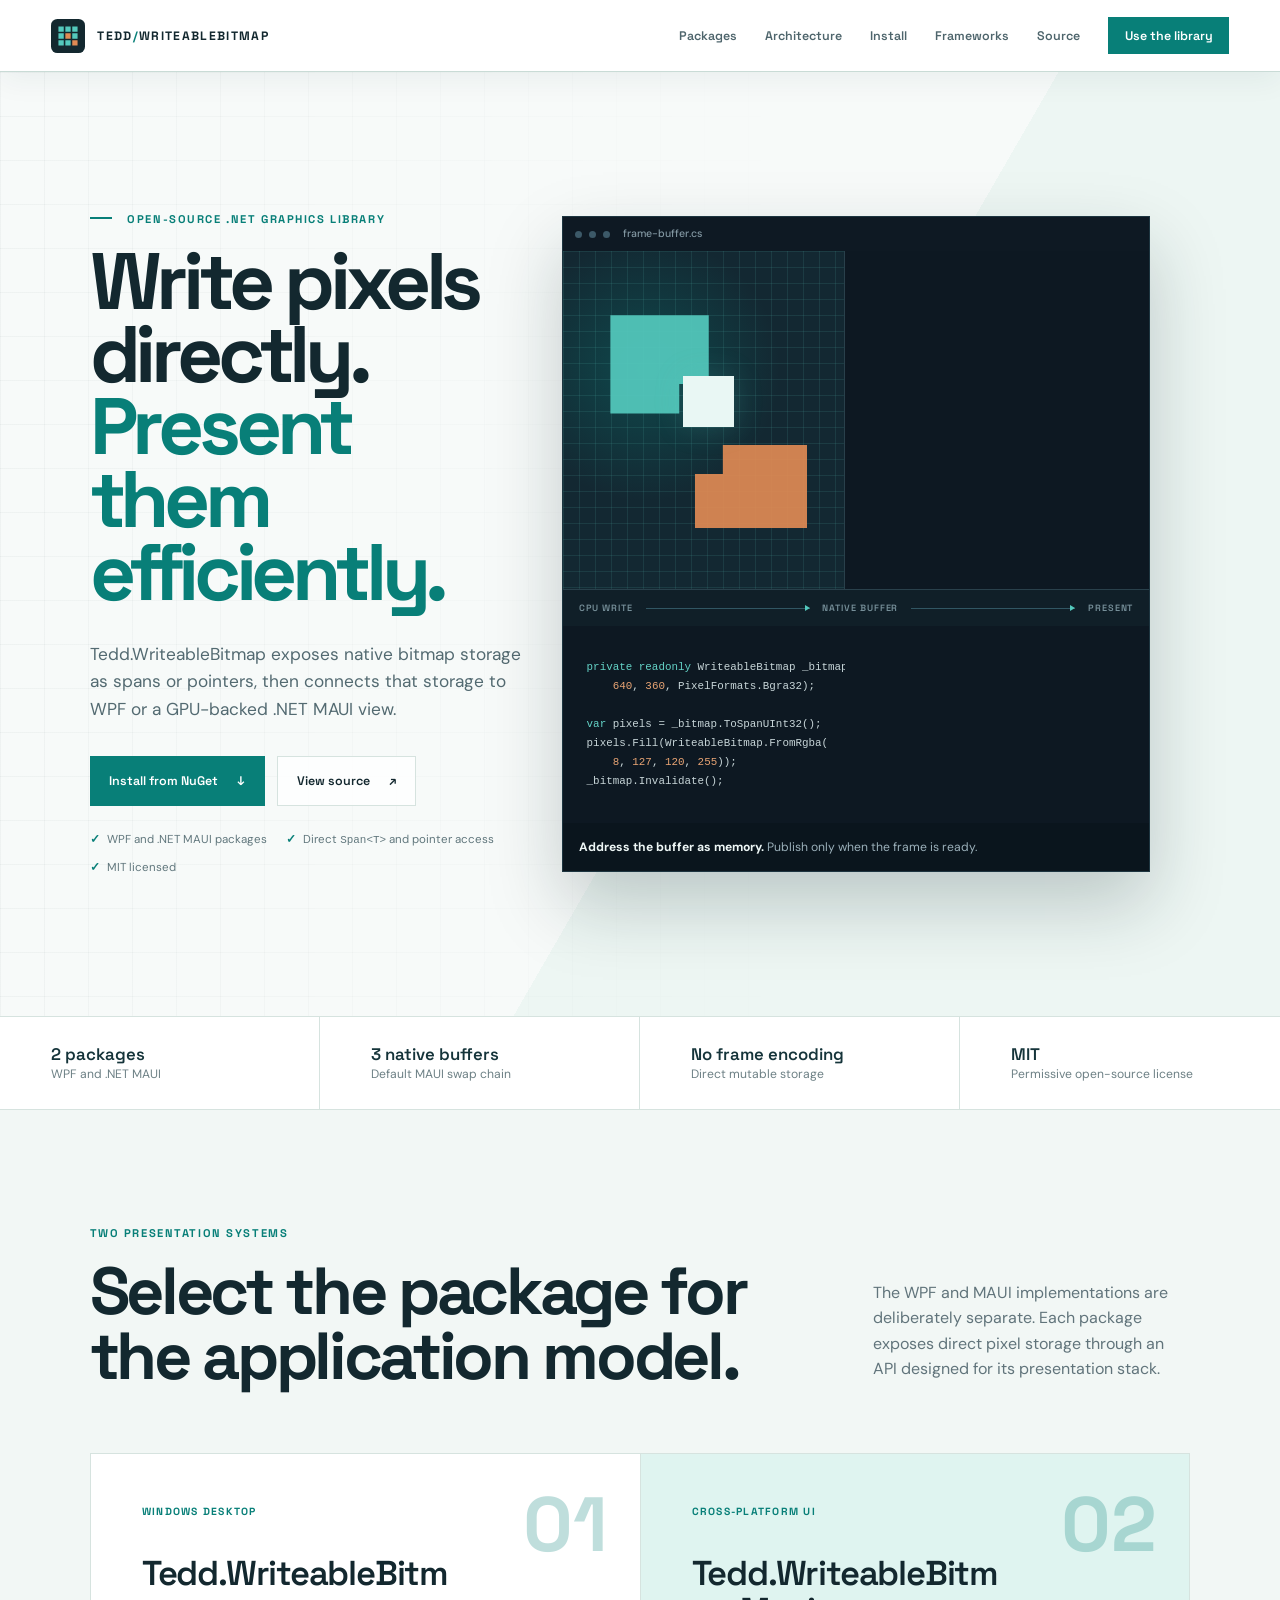
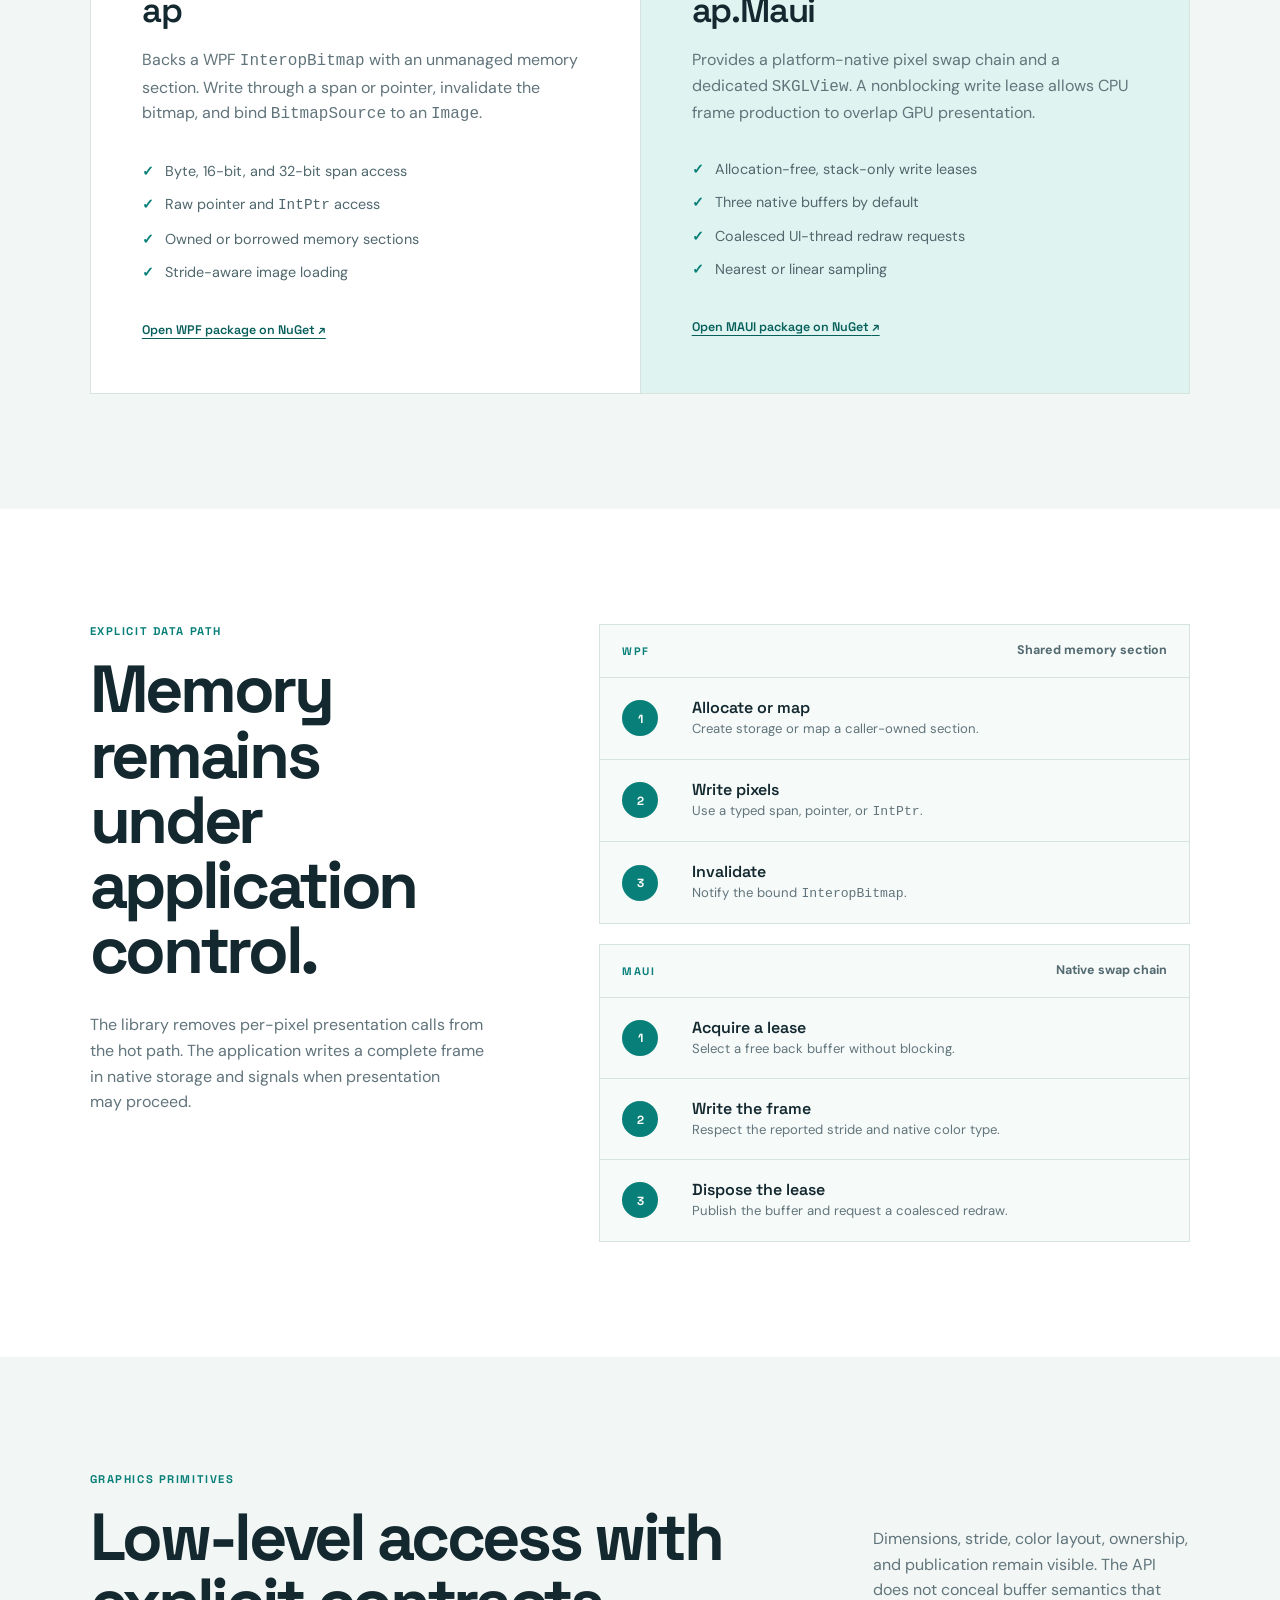
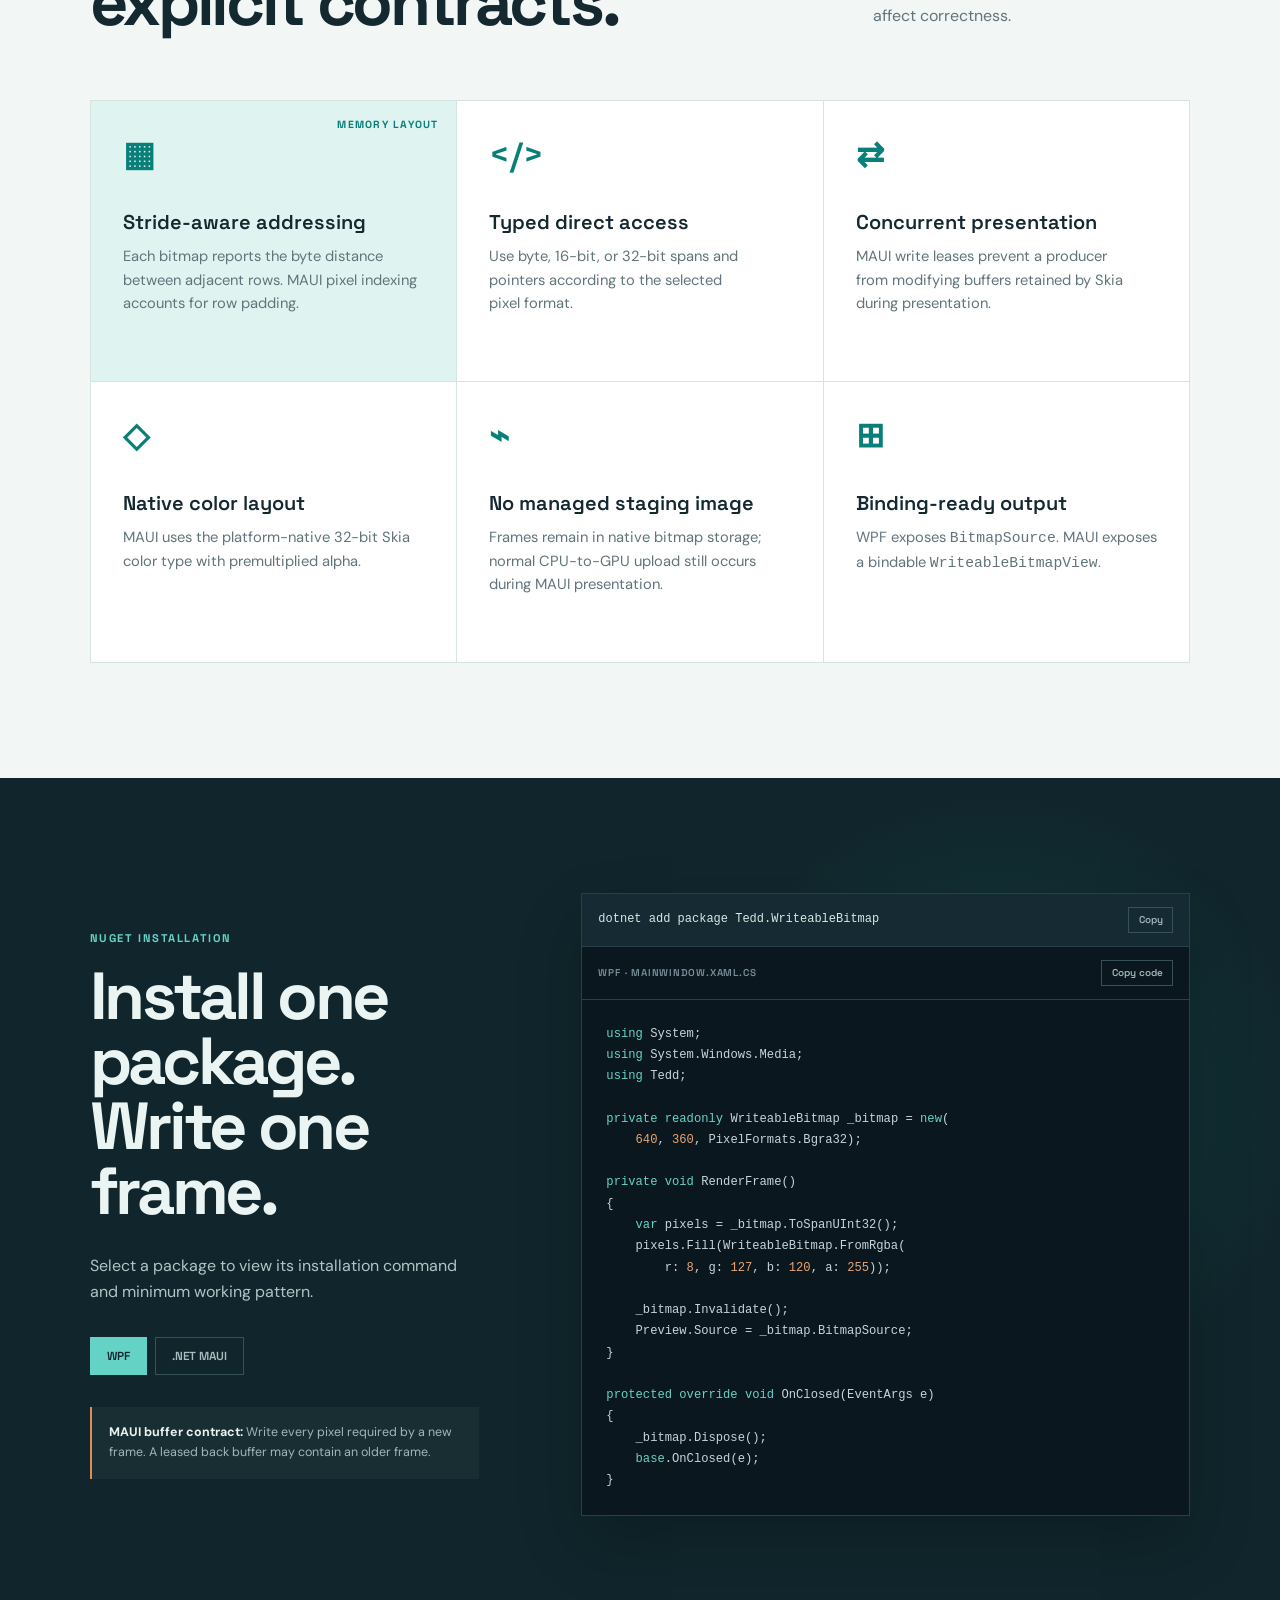
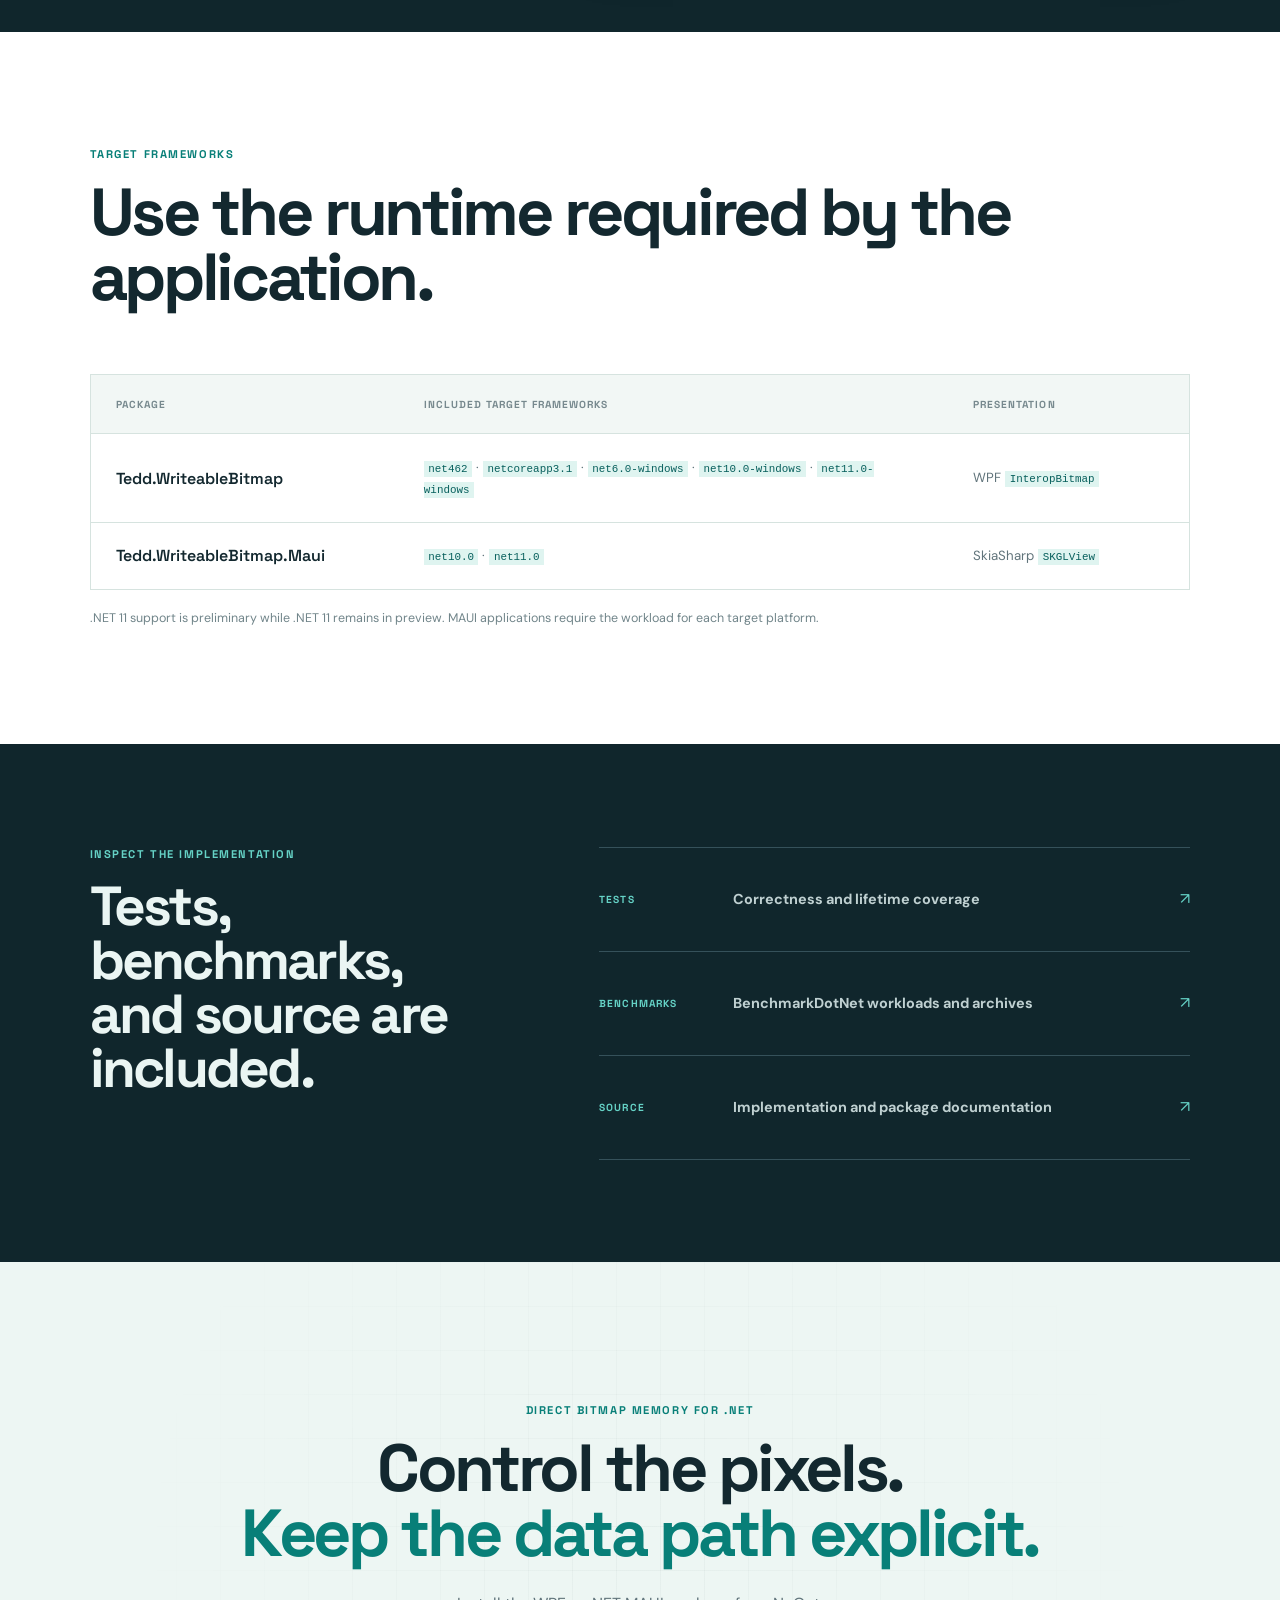
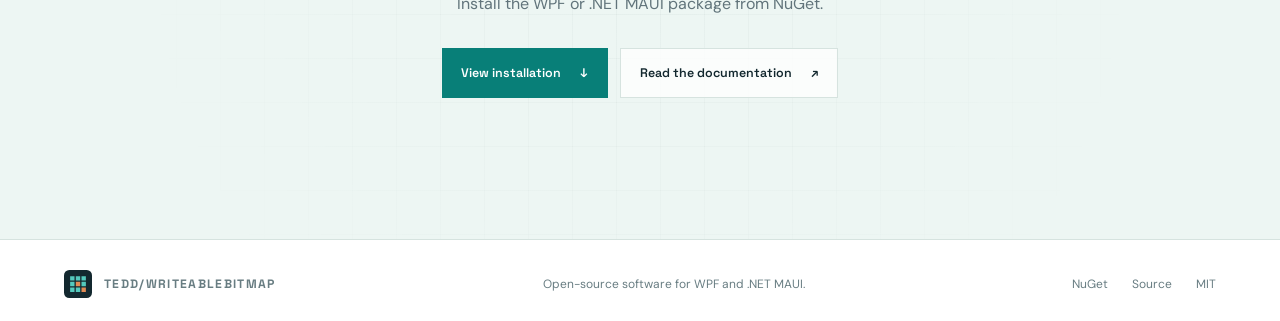
<file: site/index.html>
<!DOCTYPE html>
<html lang="en">
<head>
  <meta charset="utf-8">
  <meta name="viewport" content="width=device-width, initial-scale=1">
  <meta name="theme-color" content="#f7faf9">
  <meta name="description" content="Tedd.WriteableBitmap provides direct native pixel access and efficient presentation for WPF and .NET MAUI applications.">
  <title>Tedd.WriteableBitmap — Direct pixel access for WPF and .NET MAUI</title>
  <link rel="icon" href="assets/bitmap-mark.svg" type="image/svg+xml">
  <script>document.documentElement.classList.add('js')</script>
  <link rel="stylesheet" href="styles.css">
  <script src="app.js" defer></script>
</head>
<body>
  <a class="skip-link" href="#main">Skip to content</a>

  <header class="site-header">
    <a class="brand" href="#top" aria-label="Tedd.WriteableBitmap home">
      <img src="assets/bitmap-mark.svg" width="34" height="34" alt="">
      <span>TEDD<span class="brand-slash">/</span>WRITEABLEBITMAP</span>
    </a>
    <nav aria-label="Primary navigation">
      <a href="#packages">Packages</a>
      <a href="#architecture">Architecture</a>
      <a href="#install">Install</a>
      <a href="#support">Frameworks</a>
      <a href="https://github.com/tedd/Tedd.WritableBitmap">Source</a>
      <a class="nav-cta" href="#install">Use the library</a>
    </nav>
  </header>

  <main id="main">
    <section class="hero" id="top">
      <div class="hero-grid" aria-hidden="true"></div>
      <div class="hero-copy">
        <p class="eyebrow"><span></span> Open-source .NET graphics library</p>
        <h1>Write pixels directly.<br><em>Present them efficiently.</em></h1>
        <p class="lede">Tedd.WriteableBitmap exposes native bitmap storage as spans or pointers, then connects that storage to WPF or a GPU-backed .NET MAUI view.</p>
        <div class="hero-actions">
          <a class="button primary" href="#install"><span>Install from NuGet</span><span aria-hidden="true">↓</span></a>
          <a class="button secondary" href="https://github.com/tedd/Tedd.WritableBitmap">View source <span aria-hidden="true">↗</span></a>
        </div>
        <ul class="hero-checks" aria-label="Library summary">
          <li>WPF and .NET MAUI packages</li>
          <li>Direct <code>Span&lt;T&gt;</code> and pointer access</li>
          <li>MIT licensed</li>
        </ul>
      </div>

      <figure class="pixel-window" aria-label="Direct pixel-buffer workflow">
        <div class="window-bar"><span></span><span></span><span></span><b>frame-buffer.cs</b></div>
        <div class="pixel-stage">
          <div class="pixel-canvas" aria-hidden="true">
            <span class="pixel-shape shape-a"></span>
            <span class="pixel-shape shape-b"></span>
            <span class="pixel-shape shape-c"></span>
          </div>
          <div class="buffer-route" aria-hidden="true">
            <span>CPU WRITE</span><i></i><span>NATIVE BUFFER</span><i></i><span>PRESENT</span>
          </div>
          <pre><code><span class="kw">private readonly</span> WriteableBitmap _bitmap = <span class="kw">new</span>(
    <span class="num">640</span>, <span class="num">360</span>, PixelFormats.Bgra32);

<span class="kw">var</span> pixels = _bitmap.ToSpanUInt32();
pixels.Fill(WriteableBitmap.FromRgba(
    <span class="num">8</span>, <span class="num">127</span>, <span class="num">120</span>, <span class="num">255</span>));
_bitmap.Invalidate();</code></pre>
        </div>
        <figcaption><strong>Address the buffer as memory.</strong> Publish only when the frame is ready.</figcaption>
      </figure>
    </section>

    <section class="proof-strip" aria-label="Technical summary">
      <p><strong>2 packages</strong><span>WPF and .NET MAUI</span></p>
      <p><strong>3 native buffers</strong><span>Default MAUI swap chain</span></p>
      <p><strong>No frame encoding</strong><span>Direct mutable storage</span></p>
      <p><strong>MIT</strong><span>Permissive open-source license</span></p>
    </section>

    <section class="packages section-shell" id="packages">
      <div class="section-intro reveal">
        <div>
          <p class="eyebrow">Two presentation systems</p>
          <h2>Select the package for the application model.</h2>
        </div>
        <p>The WPF and MAUI implementations are deliberately separate. Each package exposes direct pixel storage through an API designed for its presentation stack.</p>
      </div>

      <div class="package-grid">
        <article class="package-card reveal">
          <div class="package-number">01</div>
          <p class="card-kicker">Windows desktop</p>
          <h3>Tedd.WriteableBitmap</h3>
          <p>Backs a WPF <code>InteropBitmap</code> with an unmanaged memory section. Write through a span or pointer, invalidate the bitmap, and bind <code>BitmapSource</code> to an <code>Image</code>.</p>
          <ul>
            <li>Byte, 16-bit, and 32-bit span access</li>
            <li>Raw pointer and <code>IntPtr</code> access</li>
            <li>Owned or borrowed memory sections</li>
            <li>Stride-aware image loading</li>
          </ul>
          <a href="https://www.nuget.org/packages/Tedd.WriteableBitmap">Open WPF package on NuGet <span aria-hidden="true">↗</span></a>
        </article>

        <article class="package-card featured reveal">
          <div class="package-number">02</div>
          <p class="card-kicker">Cross-platform UI</p>
          <h3>Tedd.WriteableBitmap.Maui</h3>
          <p>Provides a platform-native pixel swap chain and a dedicated <code>SKGLView</code>. A nonblocking write lease allows CPU frame production to overlap GPU presentation.</p>
          <ul>
            <li>Allocation-free, stack-only write leases</li>
            <li>Three native buffers by default</li>
            <li>Coalesced UI-thread redraw requests</li>
            <li>Nearest or linear sampling</li>
          </ul>
          <a href="https://www.nuget.org/packages/Tedd.WriteableBitmap.Maui">Open MAUI package on NuGet <span aria-hidden="true">↗</span></a>
        </article>
      </div>
    </section>

    <section class="architecture section-shell" id="architecture">
      <div class="architecture-heading reveal">
        <p class="eyebrow">Explicit data path</p>
        <h2>Memory remains under application control.</h2>
        <p>The library removes per-pixel presentation calls from the hot path. The application writes a complete frame in native storage and signals when presentation may proceed.</p>
      </div>
      <div class="architecture-flows reveal">
        <article>
          <header><span>WPF</span><strong>Shared memory section</strong></header>
          <ol>
            <li><b>1</b><div><strong>Allocate or map</strong><span>Create storage or map a caller-owned section.</span></div></li>
            <li><b>2</b><div><strong>Write pixels</strong><span>Use a typed span, pointer, or <code>IntPtr</code>.</span></div></li>
            <li><b>3</b><div><strong>Invalidate</strong><span>Notify the bound <code>InteropBitmap</code>.</span></div></li>
          </ol>
        </article>
        <article>
          <header><span>MAUI</span><strong>Native swap chain</strong></header>
          <ol>
            <li><b>1</b><div><strong>Acquire a lease</strong><span>Select a free back buffer without blocking.</span></div></li>
            <li><b>2</b><div><strong>Write the frame</strong><span>Respect the reported stride and native color type.</span></div></li>
            <li><b>3</b><div><strong>Dispose the lease</strong><span>Publish the buffer and request a coalesced redraw.</span></div></li>
          </ol>
        </article>
      </div>
    </section>

    <section class="principles section-shell">
      <div class="section-intro reveal">
        <div>
          <p class="eyebrow">Graphics primitives</p>
          <h2>Low-level access with explicit contracts.</h2>
        </div>
        <p>Dimensions, stride, color layout, ownership, and publication remain visible. The API does not conceal buffer semantics that affect correctness.</p>
      </div>
      <div class="feature-grid">
        <article class="feature-card featured reveal"><span class="feature-icon">▦</span><p class="card-kicker">Memory layout</p><h3>Stride-aware addressing</h3><p>Each bitmap reports the byte distance between adjacent rows. MAUI pixel indexing accounts for row padding.</p></article>
        <article class="feature-card reveal"><span class="feature-icon">&lt;/&gt;</span><h3>Typed direct access</h3><p>Use byte, 16-bit, or 32-bit spans and pointers according to the selected pixel format.</p></article>
        <article class="feature-card reveal"><span class="feature-icon">⇄</span><h3>Concurrent presentation</h3><p>MAUI write leases prevent a producer from modifying buffers retained by Skia during presentation.</p></article>
        <article class="feature-card reveal"><span class="feature-icon">◇</span><h3>Native color layout</h3><p>MAUI uses the platform-native 32-bit Skia color type with premultiplied alpha.</p></article>
        <article class="feature-card reveal"><span class="feature-icon">⌁</span><h3>No managed staging image</h3><p>Frames remain in native bitmap storage; normal CPU-to-GPU upload still occurs during MAUI presentation.</p></article>
        <article class="feature-card reveal"><span class="feature-icon">⊞</span><h3>Binding-ready output</h3><p>WPF exposes <code>BitmapSource</code>. MAUI exposes a bindable <code>WriteableBitmapView</code>.</p></article>
      </div>
    </section>

    <section class="install section-shell" id="install">
      <div class="install-copy reveal">
        <p class="eyebrow">NuGet installation</p>
        <h2>Install one package.<br>Write one frame.</h2>
        <p>Select a package to view its installation command and minimum working pattern.</p>
        <div class="package-tabs" role="tablist" aria-label="Package examples">
          <button id="tab-wpf" type="button" role="tab" aria-selected="true" aria-controls="panel-wpf" data-package-tab="wpf">WPF</button>
          <button id="tab-maui" type="button" role="tab" aria-selected="false" aria-controls="panel-maui" data-package-tab="maui" tabindex="-1">.NET MAUI</button>
        </div>
        <p class="contract-note"><strong>MAUI buffer contract:</strong> Write every pixel required by a new frame. A leased back buffer may contain an older frame.</p>
      </div>

      <div class="code-workbench reveal">
        <section id="panel-wpf" role="tabpanel" aria-labelledby="tab-wpf" data-package-panel="wpf">
          <div class="command-row"><code>dotnet add package Tedd.WriteableBitmap</code><button type="button" data-copy="dotnet add package Tedd.WriteableBitmap">Copy</button></div>
          <div class="code-head"><span>WPF · MainWindow.xaml.cs</span><button type="button" data-copy-target="wpf-code">Copy code</button></div>
          <pre id="wpf-code"><code><span class="kw">using</span> System;
<span class="kw">using</span> System.Windows.Media;
<span class="kw">using</span> Tedd;

<span class="kw">private readonly</span> WriteableBitmap _bitmap = <span class="kw">new</span>(
    <span class="num">640</span>, <span class="num">360</span>, PixelFormats.Bgra32);

<span class="kw">private void</span> RenderFrame()
{
    <span class="kw">var</span> pixels = _bitmap.ToSpanUInt32();
    pixels.Fill(WriteableBitmap.FromRgba(
        r: <span class="num">8</span>, g: <span class="num">127</span>, b: <span class="num">120</span>, a: <span class="num">255</span>));

    _bitmap.Invalidate();
    Preview.Source = _bitmap.BitmapSource;
}

<span class="kw">protected override void</span> OnClosed(EventArgs e)
{
    _bitmap.Dispose();
    <span class="kw">base</span>.OnClosed(e);
}</code></pre>
        </section>

        <section id="panel-maui" role="tabpanel" aria-labelledby="tab-maui" data-package-panel="maui" hidden>
          <div class="command-row"><code>dotnet add package Tedd.WriteableBitmap.Maui</code><button type="button" data-copy="dotnet add package Tedd.WriteableBitmap.Maui">Copy</button></div>
          <div class="code-head"><span>MAUI · frame producer</span><button type="button" data-copy-target="maui-code">Copy code</button></div>
          <pre id="maui-code"><code><span class="kw">using</span> Tedd.Maui;

<span class="kw">if</span> (!Bitmap.TryBeginWrite(<span class="kw">out var</span> write))
    <span class="kw">return</span>;

<span class="kw">try</span>
{
    <span class="kw">var</span> pixels = write.Pixels;
    pixels.Fill(WriteableBitmap.FromRgba(
        r: <span class="num">8</span>, g: <span class="num">127</span>, b: <span class="num">120</span>, a: <span class="num">255</span>));
}
<span class="kw">finally</span>
{
    write.Dispose(); <span class="comment">// Publishes the frame.</span>
}</code></pre>
        </section>
      </div>
    </section>

    <section class="support section-shell" id="support">
      <div class="support-heading reveal">
        <p class="eyebrow">Target frameworks</p>
        <h2>Use the runtime required by the application.</h2>
      </div>
      <div class="support-table-wrap reveal">
        <table class="support-table">
          <caption>Package framework support</caption>
          <thead>
            <tr><th scope="col">Package</th><th scope="col">Included target frameworks</th><th scope="col">Presentation</th></tr>
          </thead>
          <tbody>
            <tr>
              <th scope="row">Tedd.WriteableBitmap</th>
              <td><code>net462</code> · <code>netcoreapp3.1</code> · <code>net6.0-windows</code> · <code>net10.0-windows</code> · <code>net11.0-windows</code></td>
              <td>WPF <code>InteropBitmap</code></td>
            </tr>
            <tr>
              <th scope="row">Tedd.WriteableBitmap.Maui</th>
              <td><code>net10.0</code> · <code>net11.0</code></td>
              <td>SkiaSharp <code>SKGLView</code></td>
            </tr>
          </tbody>
        </table>
      </div>
      <p class="support-note reveal">.NET 11 support is preliminary while .NET 11 remains in preview. MAUI applications require the workload for each target platform.</p>
    </section>

    <section class="evidence-band">
      <div class="reveal">
        <p class="eyebrow">Inspect the implementation</p>
        <h2>Tests, benchmarks, and source are included.</h2>
      </div>
      <div class="evidence-links reveal">
        <a href="https://github.com/tedd/Tedd.WritableBitmap/tree/main/tests"><span>TESTS</span><strong>Correctness and lifetime coverage</strong><i aria-hidden="true">↗</i></a>
        <a href="https://github.com/tedd/Tedd.WritableBitmap/tree/main/benchmarks"><span>BENCHMARKS</span><strong>BenchmarkDotNet workloads and archives</strong><i aria-hidden="true">↗</i></a>
        <a href="https://github.com/tedd/Tedd.WritableBitmap"><span>SOURCE</span><strong>Implementation and package documentation</strong><i aria-hidden="true">↗</i></a>
      </div>
    </section>

    <section class="final-cta">
      <div class="cta-grid" aria-hidden="true"></div>
      <p class="eyebrow">Direct bitmap memory for .NET</p>
      <h2>Control the pixels.<br><span>Keep the data path explicit.</span></h2>
      <p>Install the WPF or .NET MAUI package from NuGet.</p>
      <div class="hero-actions centered">
        <a class="button primary" href="#install">View installation <span aria-hidden="true">↓</span></a>
        <a class="button secondary" href="https://github.com/tedd/Tedd.WritableBitmap#framework-support">Read the documentation <span aria-hidden="true">↗</span></a>
      </div>
    </section>
  </main>

  <footer>
    <a class="brand" href="#top"><img src="assets/bitmap-mark.svg" width="28" height="28" alt=""><span>TEDD/WRITEABLEBITMAP</span></a>
    <p>Open-source software for WPF and .NET MAUI.</p>
    <div><a href="https://www.nuget.org/profiles/Tedd">NuGet</a><a href="https://github.com/tedd/Tedd.WritableBitmap">Source</a><a href="https://github.com/tedd/Tedd.WritableBitmap/blob/main/LICENSE">MIT</a></div>
  </footer>
</body>
</html>
</file>
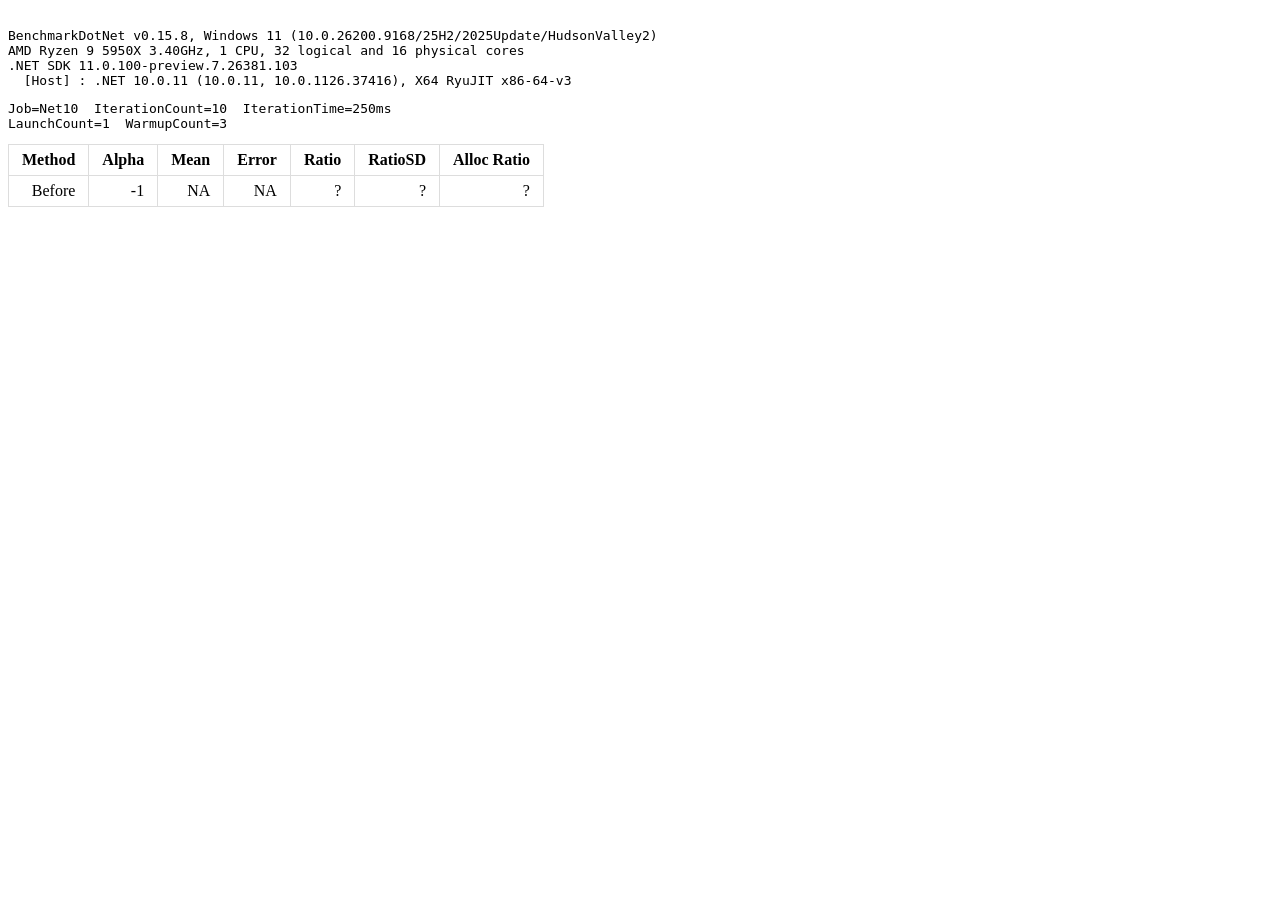
<file: benchmarks/results/initial/results/Tedd.Benchmarks.ColorBenchmarks-report.html>
<!DOCTYPE html>
<html lang='en'>
<head>
<meta charset='utf-8' />
<title>Tedd.Benchmarks.ColorBenchmarks-20260903-220853</title>

<style type="text/css">
	table { border-collapse: collapse; display: block; width: 100%; overflow: auto; }
	td, th { padding: 6px 13px; border: 1px solid #ddd; text-align: right; }
	tr { background-color: #fff; border-top: 1px solid #ccc; }
	tr:nth-child(even) { background: #f8f8f8; }
</style>
</head>
<body>
<pre><code>
BenchmarkDotNet v0.15.8, Windows 11 (10.0.26200.9168/25H2/2025Update/HudsonValley2)
AMD Ryzen 9 5950X 3.40GHz, 1 CPU, 32 logical and 16 physical cores
.NET SDK 11.0.100-preview.7.26381.103
  [Host] : .NET 10.0.11 (10.0.11, 10.0.1126.37416), X64 RyuJIT x86-64-v3
</code></pre>
<pre><code>Job=Net10  IterationCount=10  IterationTime=250ms  
LaunchCount=1  WarmupCount=3  
</code></pre>

<table>
<thead><tr><th>Method</th><th>Alpha</th><th>Mean</th><th>Error</th><th>Ratio</th><th>RatioSD</th><th>Alloc Ratio</th>
</tr>
</thead><tbody><tr><td>Before</td><td>-1</td><td>NA</td><td>NA</td><td>?</td><td>?</td><td>?</td>
</tr></tbody></table>
</body>
</html>
</file>
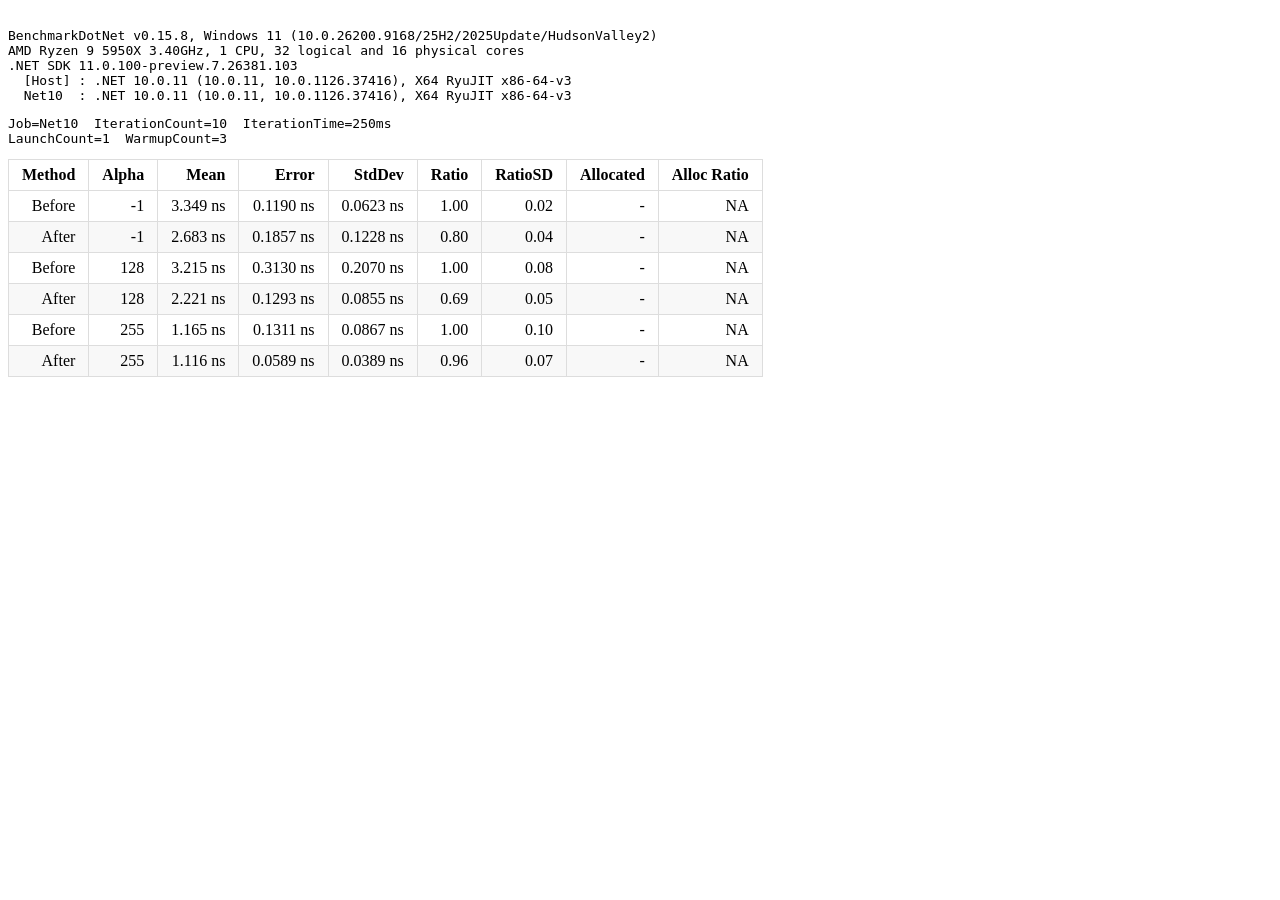
<file: benchmarks/results/run-01/results/Tedd.Benchmarks.ColorBenchmarks-report.html>
<!DOCTYPE html>
<html lang='en'>
<head>
<meta charset='utf-8' />
<title>Tedd.Benchmarks.ColorBenchmarks-20260903-220938</title>

<style type="text/css">
	table { border-collapse: collapse; display: block; width: 100%; overflow: auto; }
	td, th { padding: 6px 13px; border: 1px solid #ddd; text-align: right; }
	tr { background-color: #fff; border-top: 1px solid #ccc; }
	tr:nth-child(even) { background: #f8f8f8; }
</style>
</head>
<body>
<pre><code>
BenchmarkDotNet v0.15.8, Windows 11 (10.0.26200.9168/25H2/2025Update/HudsonValley2)
AMD Ryzen 9 5950X 3.40GHz, 1 CPU, 32 logical and 16 physical cores
.NET SDK 11.0.100-preview.7.26381.103
  [Host] : .NET 10.0.11 (10.0.11, 10.0.1126.37416), X64 RyuJIT x86-64-v3
  Net10  : .NET 10.0.11 (10.0.11, 10.0.1126.37416), X64 RyuJIT x86-64-v3
</code></pre>
<pre><code>Job=Net10  IterationCount=10  IterationTime=250ms  
LaunchCount=1  WarmupCount=3  
</code></pre>

<table>
<thead><tr><th>Method</th><th>Alpha</th><th>Mean</th><th>Error</th><th>StdDev</th><th>Ratio</th><th>RatioSD</th><th>Allocated</th><th>Alloc Ratio</th>
</tr>
</thead><tbody><tr><td>Before</td><td>-1</td><td>3.349 ns</td><td>0.1190 ns</td><td>0.0623 ns</td><td>1.00</td><td>0.02</td><td>-</td><td>NA</td>
</tr><tr><td>After</td><td>-1</td><td>2.683 ns</td><td>0.1857 ns</td><td>0.1228 ns</td><td>0.80</td><td>0.04</td><td>-</td><td>NA</td>
</tr><tr><td>Before</td><td>128</td><td>3.215 ns</td><td>0.3130 ns</td><td>0.2070 ns</td><td>1.00</td><td>0.08</td><td>-</td><td>NA</td>
</tr><tr><td>After</td><td>128</td><td>2.221 ns</td><td>0.1293 ns</td><td>0.0855 ns</td><td>0.69</td><td>0.05</td><td>-</td><td>NA</td>
</tr><tr><td>Before</td><td>255</td><td>1.165 ns</td><td>0.1311 ns</td><td>0.0867 ns</td><td>1.00</td><td>0.10</td><td>-</td><td>NA</td>
</tr><tr><td>After</td><td>255</td><td>1.116 ns</td><td>0.0589 ns</td><td>0.0389 ns</td><td>0.96</td><td>0.07</td><td>-</td><td>NA</td>
</tr></tbody></table>
</body>
</html>
</file>
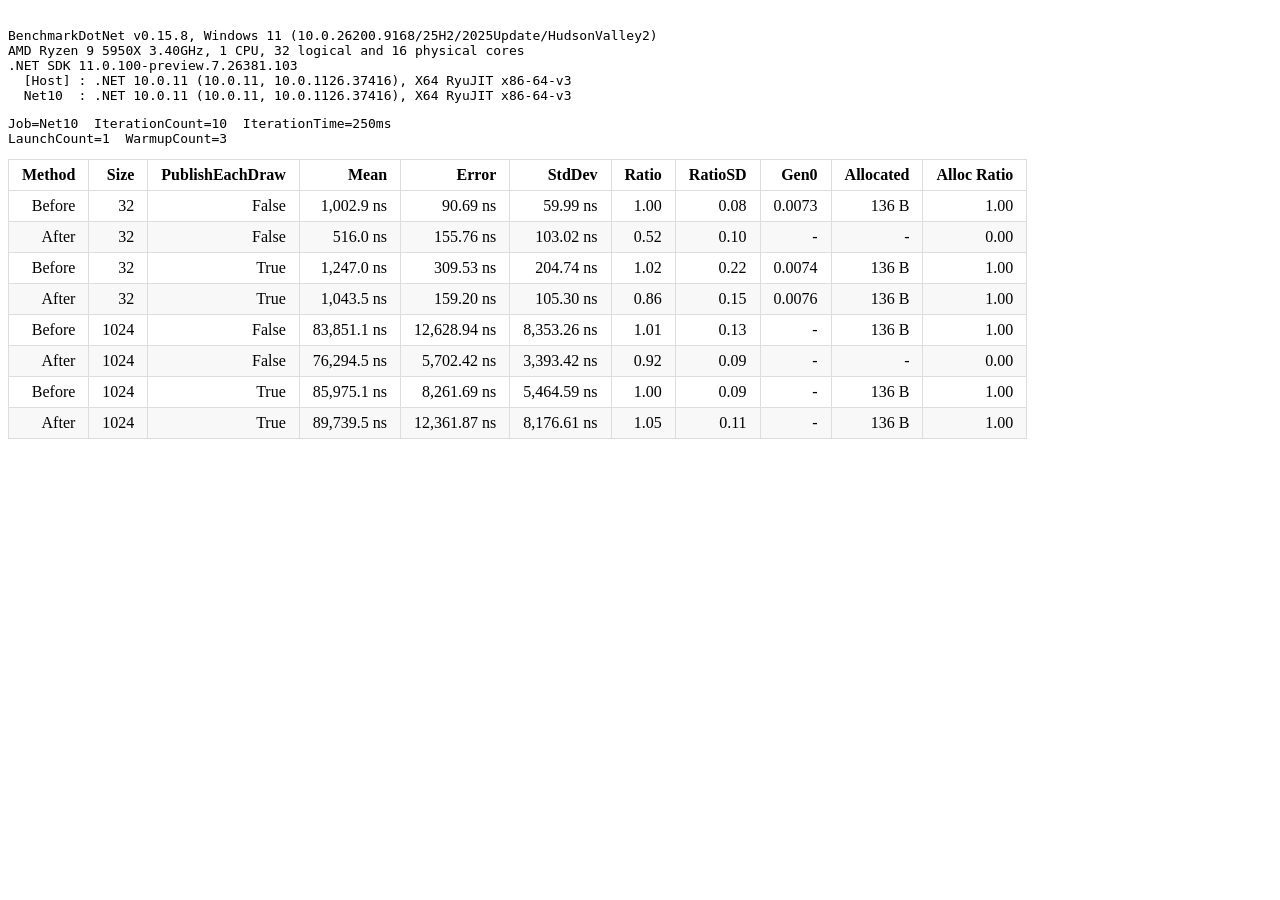
<file: benchmarks/results/run-01/results/Tedd.Benchmarks.DrawBenchmarks-report.html>
<!DOCTYPE html>
<html lang='en'>
<head>
<meta charset='utf-8' />
<title>Tedd.Benchmarks.DrawBenchmarks-20260903-221014</title>

<style type="text/css">
	table { border-collapse: collapse; display: block; width: 100%; overflow: auto; }
	td, th { padding: 6px 13px; border: 1px solid #ddd; text-align: right; }
	tr { background-color: #fff; border-top: 1px solid #ccc; }
	tr:nth-child(even) { background: #f8f8f8; }
</style>
</head>
<body>
<pre><code>
BenchmarkDotNet v0.15.8, Windows 11 (10.0.26200.9168/25H2/2025Update/HudsonValley2)
AMD Ryzen 9 5950X 3.40GHz, 1 CPU, 32 logical and 16 physical cores
.NET SDK 11.0.100-preview.7.26381.103
  [Host] : .NET 10.0.11 (10.0.11, 10.0.1126.37416), X64 RyuJIT x86-64-v3
  Net10  : .NET 10.0.11 (10.0.11, 10.0.1126.37416), X64 RyuJIT x86-64-v3
</code></pre>
<pre><code>Job=Net10  IterationCount=10  IterationTime=250ms  
LaunchCount=1  WarmupCount=3  
</code></pre>

<table>
<thead><tr><th>Method</th><th>Size</th><th>PublishEachDraw</th><th>Mean </th><th>Error </th><th>StdDev</th><th>Ratio</th><th>RatioSD</th><th>Gen0</th><th>Allocated</th><th>Alloc Ratio</th>
</tr>
</thead><tbody><tr><td>Before</td><td>32</td><td>False</td><td>1,002.9 ns</td><td>90.69 ns</td><td>59.99 ns</td><td>1.00</td><td>0.08</td><td>0.0073</td><td>136 B</td><td>1.00</td>
</tr><tr><td>After</td><td>32</td><td>False</td><td>516.0 ns</td><td>155.76 ns</td><td>103.02 ns</td><td>0.52</td><td>0.10</td><td>-</td><td>-</td><td>0.00</td>
</tr><tr><td>Before</td><td>32</td><td>True</td><td>1,247.0 ns</td><td>309.53 ns</td><td>204.74 ns</td><td>1.02</td><td>0.22</td><td>0.0074</td><td>136 B</td><td>1.00</td>
</tr><tr><td>After</td><td>32</td><td>True</td><td>1,043.5 ns</td><td>159.20 ns</td><td>105.30 ns</td><td>0.86</td><td>0.15</td><td>0.0076</td><td>136 B</td><td>1.00</td>
</tr><tr><td>Before</td><td>1024</td><td>False</td><td>83,851.1 ns</td><td>12,628.94 ns</td><td>8,353.26 ns</td><td>1.01</td><td>0.13</td><td>-</td><td>136 B</td><td>1.00</td>
</tr><tr><td>After</td><td>1024</td><td>False</td><td>76,294.5 ns</td><td>5,702.42 ns</td><td>3,393.42 ns</td><td>0.92</td><td>0.09</td><td>-</td><td>-</td><td>0.00</td>
</tr><tr><td>Before</td><td>1024</td><td>True</td><td>85,975.1 ns</td><td>8,261.69 ns</td><td>5,464.59 ns</td><td>1.00</td><td>0.09</td><td>-</td><td>136 B</td><td>1.00</td>
</tr><tr><td>After</td><td>1024</td><td>True</td><td>89,739.5 ns</td><td>12,361.87 ns</td><td>8,176.61 ns</td><td>1.05</td><td>0.11</td><td>-</td><td>136 B</td><td>1.00</td>
</tr></tbody></table>
</body>
</html>
</file>
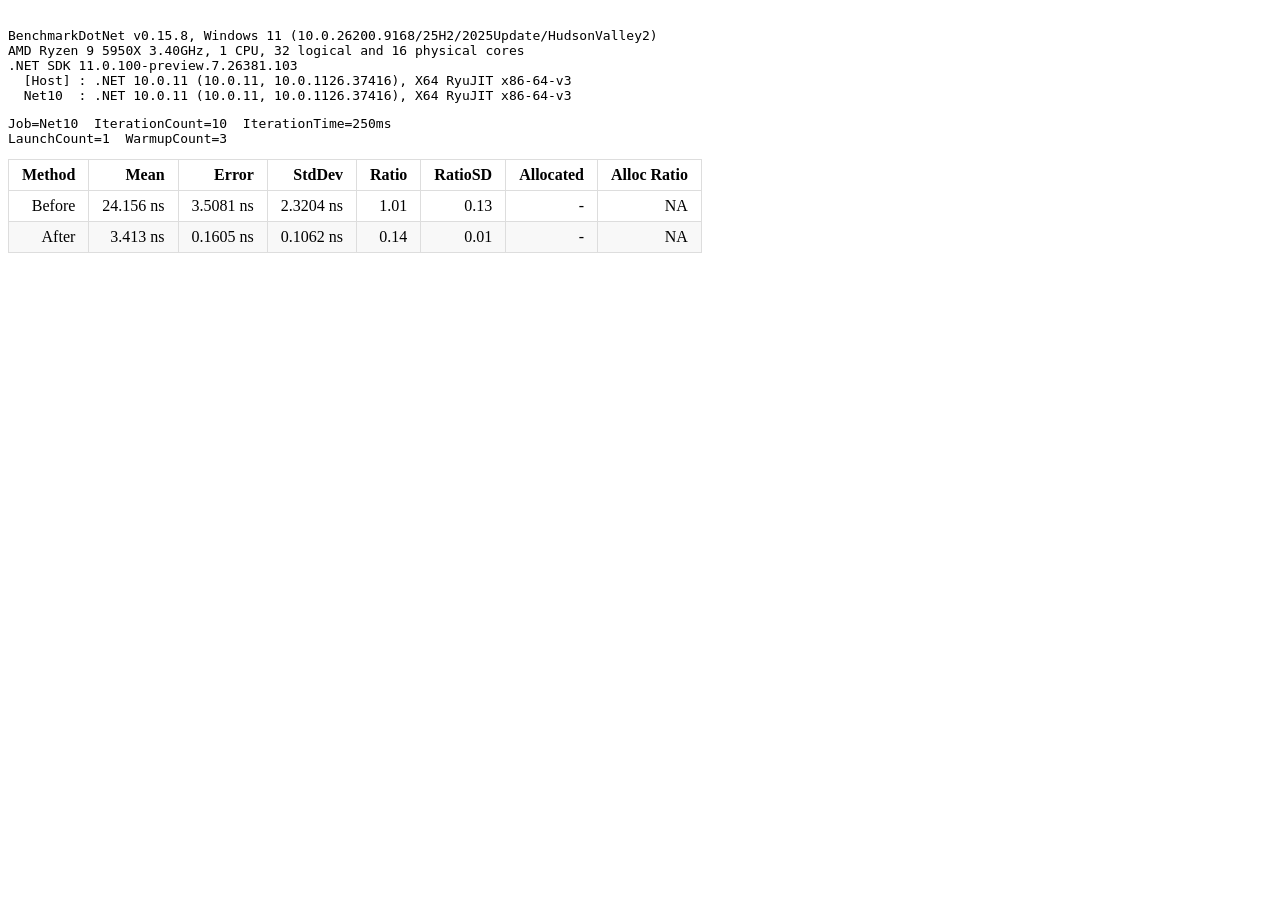
<file: benchmarks/results/run-01/results/Tedd.Benchmarks.LeaseAccessBenchmarks-report.html>
<!DOCTYPE html>
<html lang='en'>
<head>
<meta charset='utf-8' />
<title>Tedd.Benchmarks.LeaseAccessBenchmarks-20260903-221103</title>

<style type="text/css">
	table { border-collapse: collapse; display: block; width: 100%; overflow: auto; }
	td, th { padding: 6px 13px; border: 1px solid #ddd; text-align: right; }
	tr { background-color: #fff; border-top: 1px solid #ccc; }
	tr:nth-child(even) { background: #f8f8f8; }
</style>
</head>
<body>
<pre><code>
BenchmarkDotNet v0.15.8, Windows 11 (10.0.26200.9168/25H2/2025Update/HudsonValley2)
AMD Ryzen 9 5950X 3.40GHz, 1 CPU, 32 logical and 16 physical cores
.NET SDK 11.0.100-preview.7.26381.103
  [Host] : .NET 10.0.11 (10.0.11, 10.0.1126.37416), X64 RyuJIT x86-64-v3
  Net10  : .NET 10.0.11 (10.0.11, 10.0.1126.37416), X64 RyuJIT x86-64-v3
</code></pre>
<pre><code>Job=Net10  IterationCount=10  IterationTime=250ms  
LaunchCount=1  WarmupCount=3  
</code></pre>

<table>
<thead><tr><th>Method</th><th>Mean</th><th>Error</th><th>StdDev</th><th>Ratio</th><th>RatioSD</th><th>Allocated</th><th>Alloc Ratio</th>
</tr>
</thead><tbody><tr><td>Before</td><td>24.156 ns</td><td>3.5081 ns</td><td>2.3204 ns</td><td>1.01</td><td>0.13</td><td>-</td><td>NA</td>
</tr><tr><td>After</td><td>3.413 ns</td><td>0.1605 ns</td><td>0.1062 ns</td><td>0.14</td><td>0.01</td><td>-</td><td>NA</td>
</tr></tbody></table>
</body>
</html>
</file>
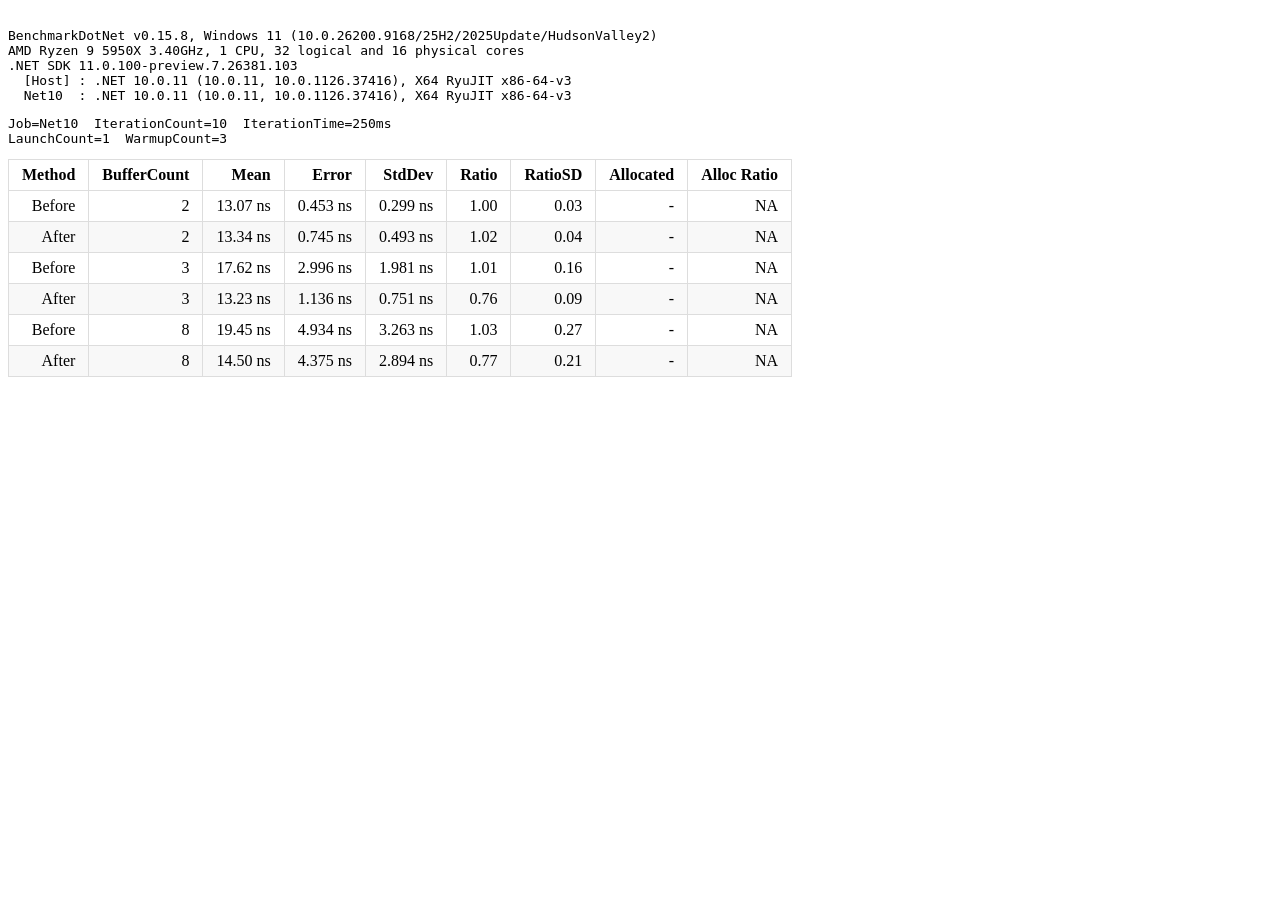
<file: benchmarks/results/run-01/results/Tedd.Benchmarks.PublicationBenchmarks-report.html>
<!DOCTYPE html>
<html lang='en'>
<head>
<meta charset='utf-8' />
<title>Tedd.Benchmarks.PublicationBenchmarks-20260903-221116</title>

<style type="text/css">
	table { border-collapse: collapse; display: block; width: 100%; overflow: auto; }
	td, th { padding: 6px 13px; border: 1px solid #ddd; text-align: right; }
	tr { background-color: #fff; border-top: 1px solid #ccc; }
	tr:nth-child(even) { background: #f8f8f8; }
</style>
</head>
<body>
<pre><code>
BenchmarkDotNet v0.15.8, Windows 11 (10.0.26200.9168/25H2/2025Update/HudsonValley2)
AMD Ryzen 9 5950X 3.40GHz, 1 CPU, 32 logical and 16 physical cores
.NET SDK 11.0.100-preview.7.26381.103
  [Host] : .NET 10.0.11 (10.0.11, 10.0.1126.37416), X64 RyuJIT x86-64-v3
  Net10  : .NET 10.0.11 (10.0.11, 10.0.1126.37416), X64 RyuJIT x86-64-v3
</code></pre>
<pre><code>Job=Net10  IterationCount=10  IterationTime=250ms  
LaunchCount=1  WarmupCount=3  
</code></pre>

<table>
<thead><tr><th>Method</th><th>BufferCount</th><th>Mean</th><th>Error</th><th>StdDev</th><th>Ratio</th><th>RatioSD</th><th>Allocated</th><th>Alloc Ratio</th>
</tr>
</thead><tbody><tr><td>Before</td><td>2</td><td>13.07 ns</td><td>0.453 ns</td><td>0.299 ns</td><td>1.00</td><td>0.03</td><td>-</td><td>NA</td>
</tr><tr><td>After</td><td>2</td><td>13.34 ns</td><td>0.745 ns</td><td>0.493 ns</td><td>1.02</td><td>0.04</td><td>-</td><td>NA</td>
</tr><tr><td>Before</td><td>3</td><td>17.62 ns</td><td>2.996 ns</td><td>1.981 ns</td><td>1.01</td><td>0.16</td><td>-</td><td>NA</td>
</tr><tr><td>After</td><td>3</td><td>13.23 ns</td><td>1.136 ns</td><td>0.751 ns</td><td>0.76</td><td>0.09</td><td>-</td><td>NA</td>
</tr><tr><td>Before</td><td>8</td><td>19.45 ns</td><td>4.934 ns</td><td>3.263 ns</td><td>1.03</td><td>0.27</td><td>-</td><td>NA</td>
</tr><tr><td>After</td><td>8</td><td>14.50 ns</td><td>4.375 ns</td><td>2.894 ns</td><td>0.77</td><td>0.21</td><td>-</td><td>NA</td>
</tr></tbody></table>
</body>
</html>
</file>
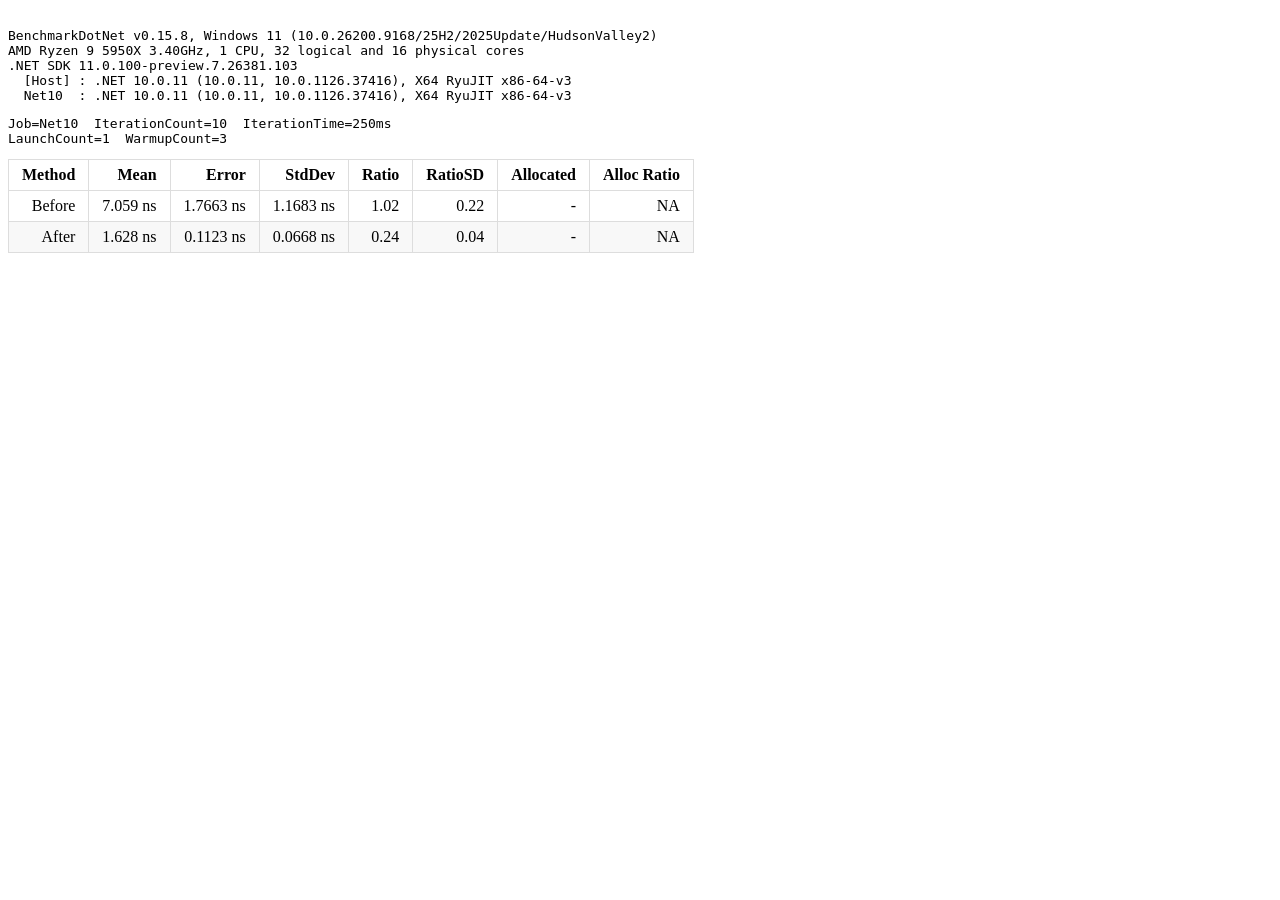
<file: benchmarks/results/run-01/results/Tedd.Benchmarks.RawAccessBenchmarks-report.html>
<!DOCTYPE html>
<html lang='en'>
<head>
<meta charset='utf-8' />
<title>Tedd.Benchmarks.RawAccessBenchmarks-20260903-221155</title>

<style type="text/css">
	table { border-collapse: collapse; display: block; width: 100%; overflow: auto; }
	td, th { padding: 6px 13px; border: 1px solid #ddd; text-align: right; }
	tr { background-color: #fff; border-top: 1px solid #ccc; }
	tr:nth-child(even) { background: #f8f8f8; }
</style>
</head>
<body>
<pre><code>
BenchmarkDotNet v0.15.8, Windows 11 (10.0.26200.9168/25H2/2025Update/HudsonValley2)
AMD Ryzen 9 5950X 3.40GHz, 1 CPU, 32 logical and 16 physical cores
.NET SDK 11.0.100-preview.7.26381.103
  [Host] : .NET 10.0.11 (10.0.11, 10.0.1126.37416), X64 RyuJIT x86-64-v3
  Net10  : .NET 10.0.11 (10.0.11, 10.0.1126.37416), X64 RyuJIT x86-64-v3
</code></pre>
<pre><code>Job=Net10  IterationCount=10  IterationTime=250ms  
LaunchCount=1  WarmupCount=3  
</code></pre>

<table>
<thead><tr><th>Method</th><th>Mean</th><th>Error</th><th>StdDev</th><th>Ratio</th><th>RatioSD</th><th>Allocated</th><th>Alloc Ratio</th>
</tr>
</thead><tbody><tr><td>Before</td><td>7.059 ns</td><td>1.7663 ns</td><td>1.1683 ns</td><td>1.02</td><td>0.22</td><td>-</td><td>NA</td>
</tr><tr><td>After</td><td>1.628 ns</td><td>0.1123 ns</td><td>0.0668 ns</td><td>0.24</td><td>0.04</td><td>-</td><td>NA</td>
</tr></tbody></table>
</body>
</html>
</file>
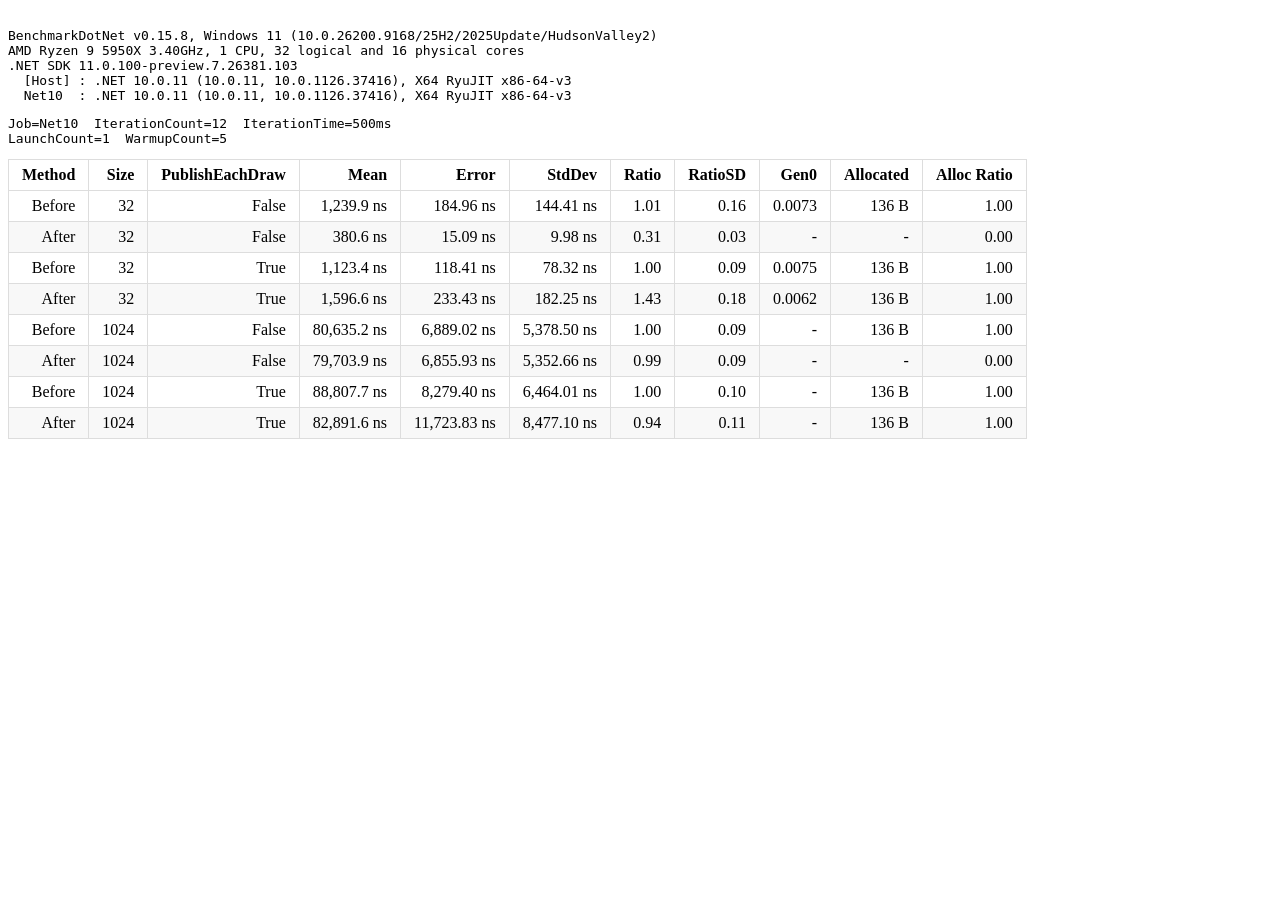
<file: benchmarks/results/run-02/results/Tedd.Benchmarks.DrawBenchmarks-report.html>
<!DOCTYPE html>
<html lang='en'>
<head>
<meta charset='utf-8' />
<title>Tedd.Benchmarks.DrawBenchmarks-20260903-221355</title>

<style type="text/css">
	table { border-collapse: collapse; display: block; width: 100%; overflow: auto; }
	td, th { padding: 6px 13px; border: 1px solid #ddd; text-align: right; }
	tr { background-color: #fff; border-top: 1px solid #ccc; }
	tr:nth-child(even) { background: #f8f8f8; }
</style>
</head>
<body>
<pre><code>
BenchmarkDotNet v0.15.8, Windows 11 (10.0.26200.9168/25H2/2025Update/HudsonValley2)
AMD Ryzen 9 5950X 3.40GHz, 1 CPU, 32 logical and 16 physical cores
.NET SDK 11.0.100-preview.7.26381.103
  [Host] : .NET 10.0.11 (10.0.11, 10.0.1126.37416), X64 RyuJIT x86-64-v3
  Net10  : .NET 10.0.11 (10.0.11, 10.0.1126.37416), X64 RyuJIT x86-64-v3
</code></pre>
<pre><code>Job=Net10  IterationCount=12  IterationTime=500ms  
LaunchCount=1  WarmupCount=5  
</code></pre>

<table>
<thead><tr><th>Method</th><th>Size</th><th>PublishEachDraw</th><th>Mean </th><th>Error </th><th>StdDev</th><th>Ratio</th><th>RatioSD</th><th>Gen0</th><th>Allocated</th><th>Alloc Ratio</th>
</tr>
</thead><tbody><tr><td>Before</td><td>32</td><td>False</td><td>1,239.9 ns</td><td>184.96 ns</td><td>144.41 ns</td><td>1.01</td><td>0.16</td><td>0.0073</td><td>136 B</td><td>1.00</td>
</tr><tr><td>After</td><td>32</td><td>False</td><td>380.6 ns</td><td>15.09 ns</td><td>9.98 ns</td><td>0.31</td><td>0.03</td><td>-</td><td>-</td><td>0.00</td>
</tr><tr><td>Before</td><td>32</td><td>True</td><td>1,123.4 ns</td><td>118.41 ns</td><td>78.32 ns</td><td>1.00</td><td>0.09</td><td>0.0075</td><td>136 B</td><td>1.00</td>
</tr><tr><td>After</td><td>32</td><td>True</td><td>1,596.6 ns</td><td>233.43 ns</td><td>182.25 ns</td><td>1.43</td><td>0.18</td><td>0.0062</td><td>136 B</td><td>1.00</td>
</tr><tr><td>Before</td><td>1024</td><td>False</td><td>80,635.2 ns</td><td>6,889.02 ns</td><td>5,378.50 ns</td><td>1.00</td><td>0.09</td><td>-</td><td>136 B</td><td>1.00</td>
</tr><tr><td>After</td><td>1024</td><td>False</td><td>79,703.9 ns</td><td>6,855.93 ns</td><td>5,352.66 ns</td><td>0.99</td><td>0.09</td><td>-</td><td>-</td><td>0.00</td>
</tr><tr><td>Before</td><td>1024</td><td>True</td><td>88,807.7 ns</td><td>8,279.40 ns</td><td>6,464.01 ns</td><td>1.00</td><td>0.10</td><td>-</td><td>136 B</td><td>1.00</td>
</tr><tr><td>After</td><td>1024</td><td>True</td><td>82,891.6 ns</td><td>11,723.83 ns</td><td>8,477.10 ns</td><td>0.94</td><td>0.11</td><td>-</td><td>136 B</td><td>1.00</td>
</tr></tbody></table>
</body>
</html>
</file>
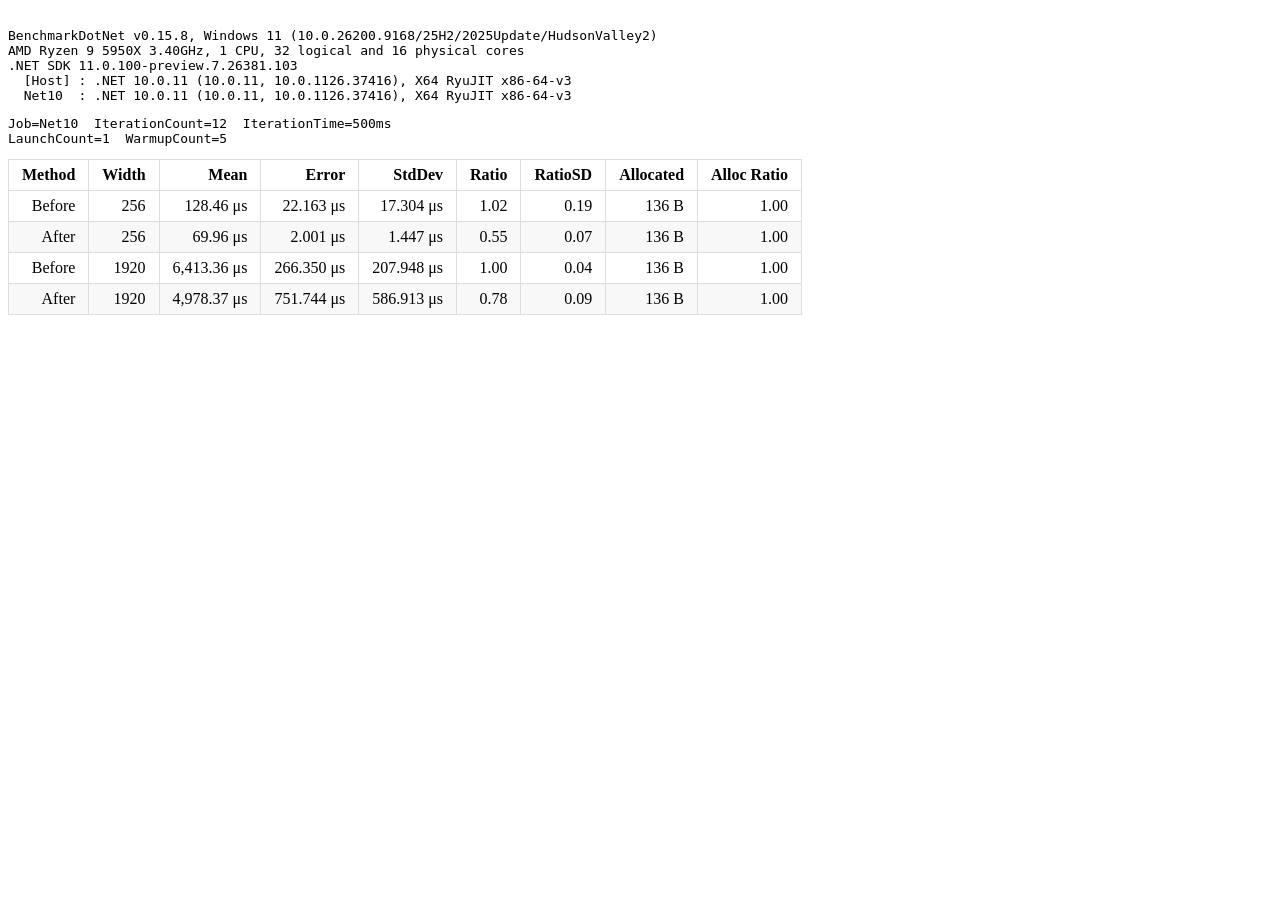
<file: benchmarks/results/run-02/results/Tedd.Benchmarks.FrameBenchmarks-report.html>
<!DOCTYPE html>
<html lang='en'>
<head>
<meta charset='utf-8' />
<title>Tedd.Benchmarks.FrameBenchmarks-20260903-221557</title>

<style type="text/css">
	table { border-collapse: collapse; display: block; width: 100%; overflow: auto; }
	td, th { padding: 6px 13px; border: 1px solid #ddd; text-align: right; }
	tr { background-color: #fff; border-top: 1px solid #ccc; }
	tr:nth-child(even) { background: #f8f8f8; }
</style>
</head>
<body>
<pre><code>
BenchmarkDotNet v0.15.8, Windows 11 (10.0.26200.9168/25H2/2025Update/HudsonValley2)
AMD Ryzen 9 5950X 3.40GHz, 1 CPU, 32 logical and 16 physical cores
.NET SDK 11.0.100-preview.7.26381.103
  [Host] : .NET 10.0.11 (10.0.11, 10.0.1126.37416), X64 RyuJIT x86-64-v3
  Net10  : .NET 10.0.11 (10.0.11, 10.0.1126.37416), X64 RyuJIT x86-64-v3
</code></pre>
<pre><code>Job=Net10  IterationCount=12  IterationTime=500ms  
LaunchCount=1  WarmupCount=5  
</code></pre>

<table>
<thead><tr><th>Method</th><th>Width</th><th>Mean </th><th>Error</th><th>StdDev</th><th>Ratio</th><th>RatioSD</th><th>Allocated</th><th>Alloc Ratio</th>
</tr>
</thead><tbody><tr><td>Before</td><td>256</td><td>128.46 &mu;s</td><td>22.163 &mu;s</td><td>17.304 &mu;s</td><td>1.02</td><td>0.19</td><td>136 B</td><td>1.00</td>
</tr><tr><td>After</td><td>256</td><td>69.96 &mu;s</td><td>2.001 &mu;s</td><td>1.447 &mu;s</td><td>0.55</td><td>0.07</td><td>136 B</td><td>1.00</td>
</tr><tr><td>Before</td><td>1920</td><td>6,413.36 &mu;s</td><td>266.350 &mu;s</td><td>207.948 &mu;s</td><td>1.00</td><td>0.04</td><td>136 B</td><td>1.00</td>
</tr><tr><td>After</td><td>1920</td><td>4,978.37 &mu;s</td><td>751.744 &mu;s</td><td>586.913 &mu;s</td><td>0.78</td><td>0.09</td><td>136 B</td><td>1.00</td>
</tr></tbody></table>
</body>
</html>
</file>
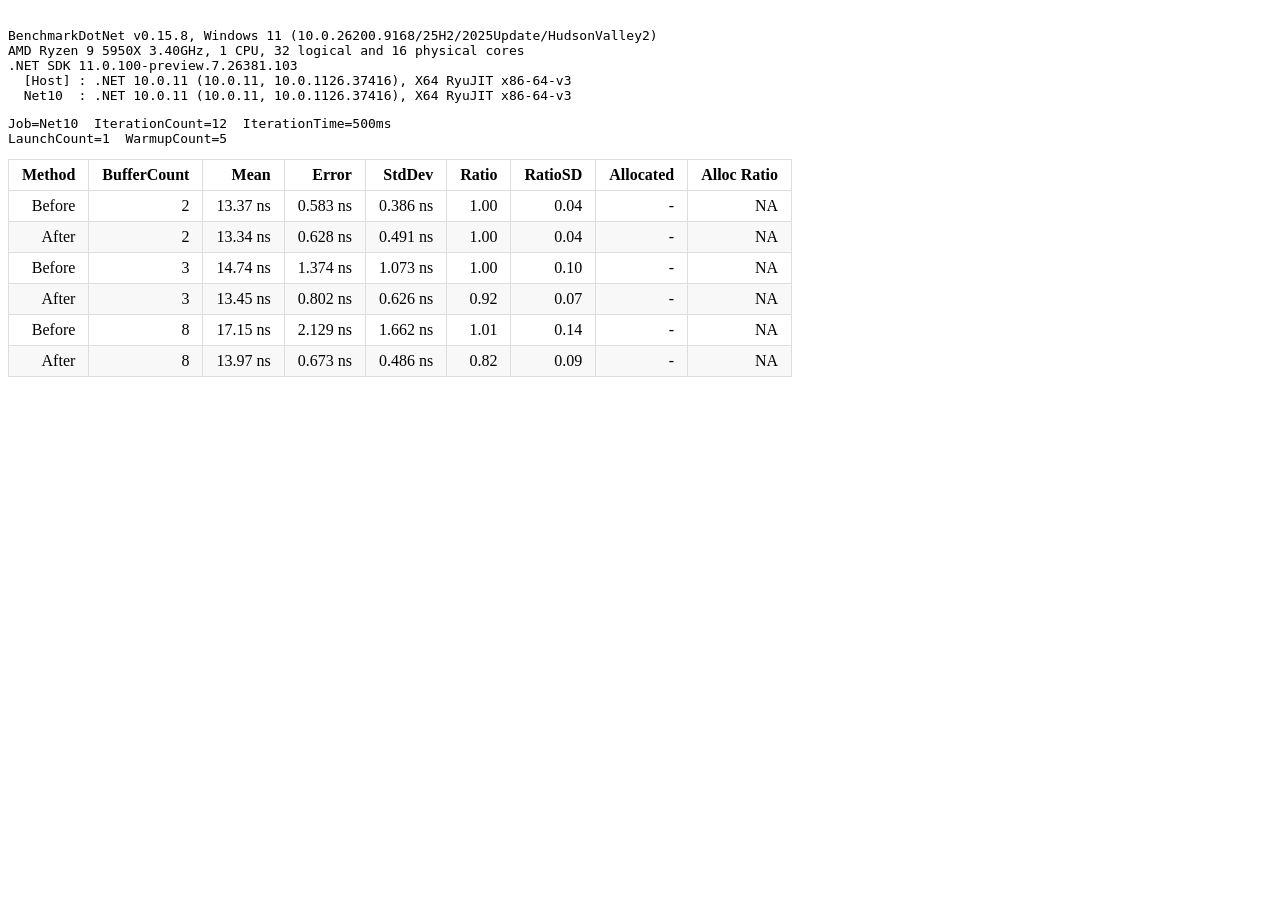
<file: benchmarks/results/run-02/results/Tedd.Benchmarks.PublicationBenchmarks-report.html>
<!DOCTYPE html>
<html lang='en'>
<head>
<meta charset='utf-8' />
<title>Tedd.Benchmarks.PublicationBenchmarks-20260903-221648</title>

<style type="text/css">
	table { border-collapse: collapse; display: block; width: 100%; overflow: auto; }
	td, th { padding: 6px 13px; border: 1px solid #ddd; text-align: right; }
	tr { background-color: #fff; border-top: 1px solid #ccc; }
	tr:nth-child(even) { background: #f8f8f8; }
</style>
</head>
<body>
<pre><code>
BenchmarkDotNet v0.15.8, Windows 11 (10.0.26200.9168/25H2/2025Update/HudsonValley2)
AMD Ryzen 9 5950X 3.40GHz, 1 CPU, 32 logical and 16 physical cores
.NET SDK 11.0.100-preview.7.26381.103
  [Host] : .NET 10.0.11 (10.0.11, 10.0.1126.37416), X64 RyuJIT x86-64-v3
  Net10  : .NET 10.0.11 (10.0.11, 10.0.1126.37416), X64 RyuJIT x86-64-v3
</code></pre>
<pre><code>Job=Net10  IterationCount=12  IterationTime=500ms  
LaunchCount=1  WarmupCount=5  
</code></pre>

<table>
<thead><tr><th>Method</th><th>BufferCount</th><th>Mean</th><th>Error</th><th>StdDev</th><th>Ratio</th><th>RatioSD</th><th>Allocated</th><th>Alloc Ratio</th>
</tr>
</thead><tbody><tr><td>Before</td><td>2</td><td>13.37 ns</td><td>0.583 ns</td><td>0.386 ns</td><td>1.00</td><td>0.04</td><td>-</td><td>NA</td>
</tr><tr><td>After</td><td>2</td><td>13.34 ns</td><td>0.628 ns</td><td>0.491 ns</td><td>1.00</td><td>0.04</td><td>-</td><td>NA</td>
</tr><tr><td>Before</td><td>3</td><td>14.74 ns</td><td>1.374 ns</td><td>1.073 ns</td><td>1.00</td><td>0.10</td><td>-</td><td>NA</td>
</tr><tr><td>After</td><td>3</td><td>13.45 ns</td><td>0.802 ns</td><td>0.626 ns</td><td>0.92</td><td>0.07</td><td>-</td><td>NA</td>
</tr><tr><td>Before</td><td>8</td><td>17.15 ns</td><td>2.129 ns</td><td>1.662 ns</td><td>1.01</td><td>0.14</td><td>-</td><td>NA</td>
</tr><tr><td>After</td><td>8</td><td>13.97 ns</td><td>0.673 ns</td><td>0.486 ns</td><td>0.82</td><td>0.09</td><td>-</td><td>NA</td>
</tr></tbody></table>
</body>
</html>
</file>
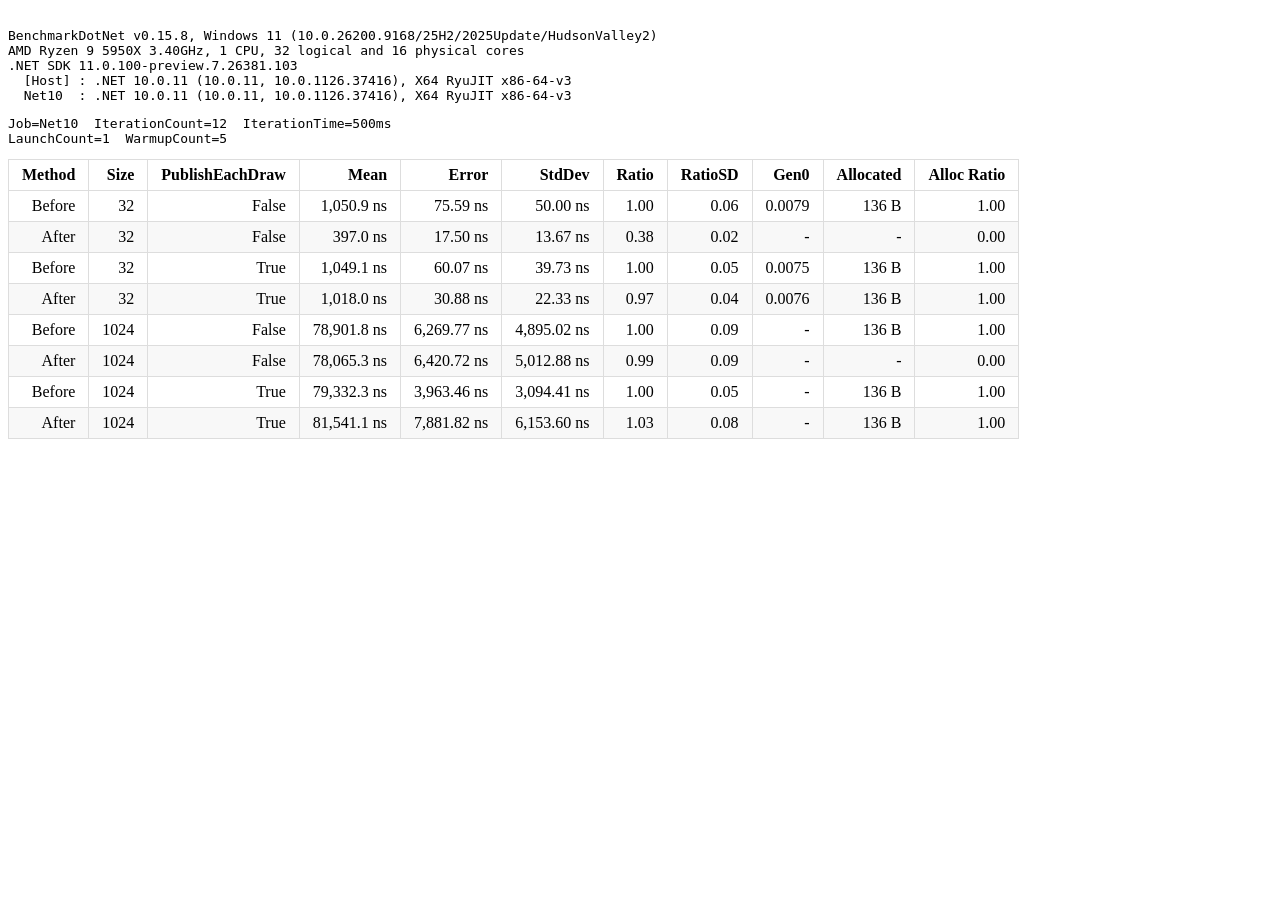
<file: benchmarks/results/run-03/results/Tedd.Benchmarks.DrawBenchmarks-report.html>
<!DOCTYPE html>
<html lang='en'>
<head>
<meta charset='utf-8' />
<title>Tedd.Benchmarks.DrawBenchmarks-20260903-221907</title>

<style type="text/css">
	table { border-collapse: collapse; display: block; width: 100%; overflow: auto; }
	td, th { padding: 6px 13px; border: 1px solid #ddd; text-align: right; }
	tr { background-color: #fff; border-top: 1px solid #ccc; }
	tr:nth-child(even) { background: #f8f8f8; }
</style>
</head>
<body>
<pre><code>
BenchmarkDotNet v0.15.8, Windows 11 (10.0.26200.9168/25H2/2025Update/HudsonValley2)
AMD Ryzen 9 5950X 3.40GHz, 1 CPU, 32 logical and 16 physical cores
.NET SDK 11.0.100-preview.7.26381.103
  [Host] : .NET 10.0.11 (10.0.11, 10.0.1126.37416), X64 RyuJIT x86-64-v3
  Net10  : .NET 10.0.11 (10.0.11, 10.0.1126.37416), X64 RyuJIT x86-64-v3
</code></pre>
<pre><code>Job=Net10  IterationCount=12  IterationTime=500ms  
LaunchCount=1  WarmupCount=5  
</code></pre>

<table>
<thead><tr><th>Method</th><th>Size</th><th>PublishEachDraw</th><th>Mean </th><th>Error</th><th>StdDev</th><th>Ratio</th><th>RatioSD</th><th>Gen0</th><th>Allocated</th><th>Alloc Ratio</th>
</tr>
</thead><tbody><tr><td>Before</td><td>32</td><td>False</td><td>1,050.9 ns</td><td>75.59 ns</td><td>50.00 ns</td><td>1.00</td><td>0.06</td><td>0.0079</td><td>136 B</td><td>1.00</td>
</tr><tr><td>After</td><td>32</td><td>False</td><td>397.0 ns</td><td>17.50 ns</td><td>13.67 ns</td><td>0.38</td><td>0.02</td><td>-</td><td>-</td><td>0.00</td>
</tr><tr><td>Before</td><td>32</td><td>True</td><td>1,049.1 ns</td><td>60.07 ns</td><td>39.73 ns</td><td>1.00</td><td>0.05</td><td>0.0075</td><td>136 B</td><td>1.00</td>
</tr><tr><td>After</td><td>32</td><td>True</td><td>1,018.0 ns</td><td>30.88 ns</td><td>22.33 ns</td><td>0.97</td><td>0.04</td><td>0.0076</td><td>136 B</td><td>1.00</td>
</tr><tr><td>Before</td><td>1024</td><td>False</td><td>78,901.8 ns</td><td>6,269.77 ns</td><td>4,895.02 ns</td><td>1.00</td><td>0.09</td><td>-</td><td>136 B</td><td>1.00</td>
</tr><tr><td>After</td><td>1024</td><td>False</td><td>78,065.3 ns</td><td>6,420.72 ns</td><td>5,012.88 ns</td><td>0.99</td><td>0.09</td><td>-</td><td>-</td><td>0.00</td>
</tr><tr><td>Before</td><td>1024</td><td>True</td><td>79,332.3 ns</td><td>3,963.46 ns</td><td>3,094.41 ns</td><td>1.00</td><td>0.05</td><td>-</td><td>136 B</td><td>1.00</td>
</tr><tr><td>After</td><td>1024</td><td>True</td><td>81,541.1 ns</td><td>7,881.82 ns</td><td>6,153.60 ns</td><td>1.03</td><td>0.08</td><td>-</td><td>136 B</td><td>1.00</td>
</tr></tbody></table>
</body>
</html>
</file>
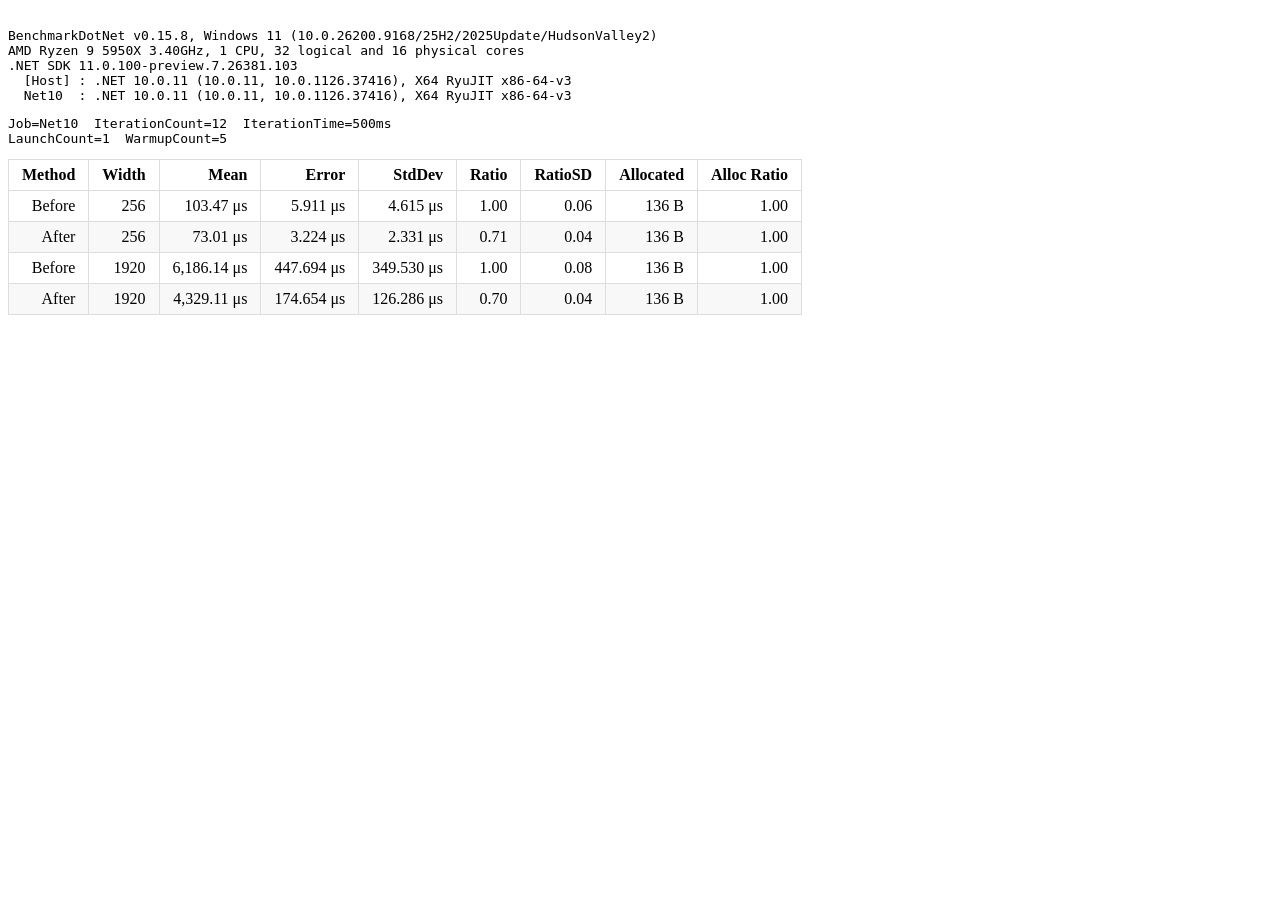
<file: benchmarks/results/run-03/results/Tedd.Benchmarks.FrameBenchmarks-report.html>
<!DOCTYPE html>
<html lang='en'>
<head>
<meta charset='utf-8' />
<title>Tedd.Benchmarks.FrameBenchmarks-20260903-222054</title>

<style type="text/css">
	table { border-collapse: collapse; display: block; width: 100%; overflow: auto; }
	td, th { padding: 6px 13px; border: 1px solid #ddd; text-align: right; }
	tr { background-color: #fff; border-top: 1px solid #ccc; }
	tr:nth-child(even) { background: #f8f8f8; }
</style>
</head>
<body>
<pre><code>
BenchmarkDotNet v0.15.8, Windows 11 (10.0.26200.9168/25H2/2025Update/HudsonValley2)
AMD Ryzen 9 5950X 3.40GHz, 1 CPU, 32 logical and 16 physical cores
.NET SDK 11.0.100-preview.7.26381.103
  [Host] : .NET 10.0.11 (10.0.11, 10.0.1126.37416), X64 RyuJIT x86-64-v3
  Net10  : .NET 10.0.11 (10.0.11, 10.0.1126.37416), X64 RyuJIT x86-64-v3
</code></pre>
<pre><code>Job=Net10  IterationCount=12  IterationTime=500ms  
LaunchCount=1  WarmupCount=5  
</code></pre>

<table>
<thead><tr><th>Method</th><th>Width</th><th>Mean </th><th>Error</th><th>StdDev</th><th>Ratio</th><th>RatioSD</th><th>Allocated</th><th>Alloc Ratio</th>
</tr>
</thead><tbody><tr><td>Before</td><td>256</td><td>103.47 &mu;s</td><td>5.911 &mu;s</td><td>4.615 &mu;s</td><td>1.00</td><td>0.06</td><td>136 B</td><td>1.00</td>
</tr><tr><td>After</td><td>256</td><td>73.01 &mu;s</td><td>3.224 &mu;s</td><td>2.331 &mu;s</td><td>0.71</td><td>0.04</td><td>136 B</td><td>1.00</td>
</tr><tr><td>Before</td><td>1920</td><td>6,186.14 &mu;s</td><td>447.694 &mu;s</td><td>349.530 &mu;s</td><td>1.00</td><td>0.08</td><td>136 B</td><td>1.00</td>
</tr><tr><td>After</td><td>1920</td><td>4,329.11 &mu;s</td><td>174.654 &mu;s</td><td>126.286 &mu;s</td><td>0.70</td><td>0.04</td><td>136 B</td><td>1.00</td>
</tr></tbody></table>
</body>
</html>
</file>
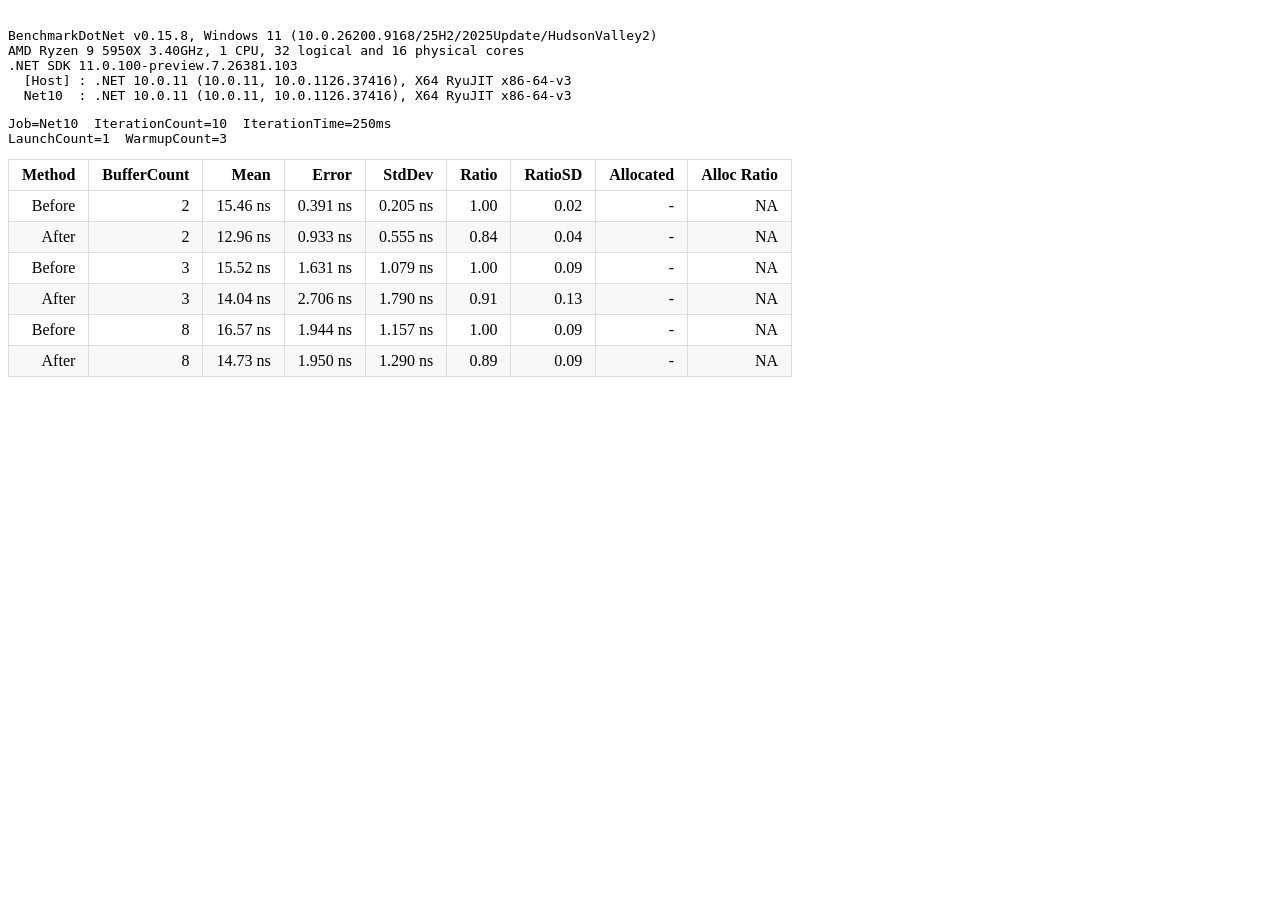
<file: benchmarks/results/run-04/results/Tedd.Benchmarks.AcquisitionBenchmarks-report.html>
<!DOCTYPE html>
<html lang='en'>
<head>
<meta charset='utf-8' />
<title>Tedd.Benchmarks.AcquisitionBenchmarks-20260903-222305</title>

<style type="text/css">
	table { border-collapse: collapse; display: block; width: 100%; overflow: auto; }
	td, th { padding: 6px 13px; border: 1px solid #ddd; text-align: right; }
	tr { background-color: #fff; border-top: 1px solid #ccc; }
	tr:nth-child(even) { background: #f8f8f8; }
</style>
</head>
<body>
<pre><code>
BenchmarkDotNet v0.15.8, Windows 11 (10.0.26200.9168/25H2/2025Update/HudsonValley2)
AMD Ryzen 9 5950X 3.40GHz, 1 CPU, 32 logical and 16 physical cores
.NET SDK 11.0.100-preview.7.26381.103
  [Host] : .NET 10.0.11 (10.0.11, 10.0.1126.37416), X64 RyuJIT x86-64-v3
  Net10  : .NET 10.0.11 (10.0.11, 10.0.1126.37416), X64 RyuJIT x86-64-v3
</code></pre>
<pre><code>Job=Net10  IterationCount=10  IterationTime=250ms  
LaunchCount=1  WarmupCount=3  
</code></pre>

<table>
<thead><tr><th>Method</th><th>BufferCount</th><th>Mean</th><th>Error</th><th>StdDev</th><th>Ratio</th><th>RatioSD</th><th>Allocated</th><th>Alloc Ratio</th>
</tr>
</thead><tbody><tr><td>Before</td><td>2</td><td>15.46 ns</td><td>0.391 ns</td><td>0.205 ns</td><td>1.00</td><td>0.02</td><td>-</td><td>NA</td>
</tr><tr><td>After</td><td>2</td><td>12.96 ns</td><td>0.933 ns</td><td>0.555 ns</td><td>0.84</td><td>0.04</td><td>-</td><td>NA</td>
</tr><tr><td>Before</td><td>3</td><td>15.52 ns</td><td>1.631 ns</td><td>1.079 ns</td><td>1.00</td><td>0.09</td><td>-</td><td>NA</td>
</tr><tr><td>After</td><td>3</td><td>14.04 ns</td><td>2.706 ns</td><td>1.790 ns</td><td>0.91</td><td>0.13</td><td>-</td><td>NA</td>
</tr><tr><td>Before</td><td>8</td><td>16.57 ns</td><td>1.944 ns</td><td>1.157 ns</td><td>1.00</td><td>0.09</td><td>-</td><td>NA</td>
</tr><tr><td>After</td><td>8</td><td>14.73 ns</td><td>1.950 ns</td><td>1.290 ns</td><td>0.89</td><td>0.09</td><td>-</td><td>NA</td>
</tr></tbody></table>
</body>
</html>
</file>
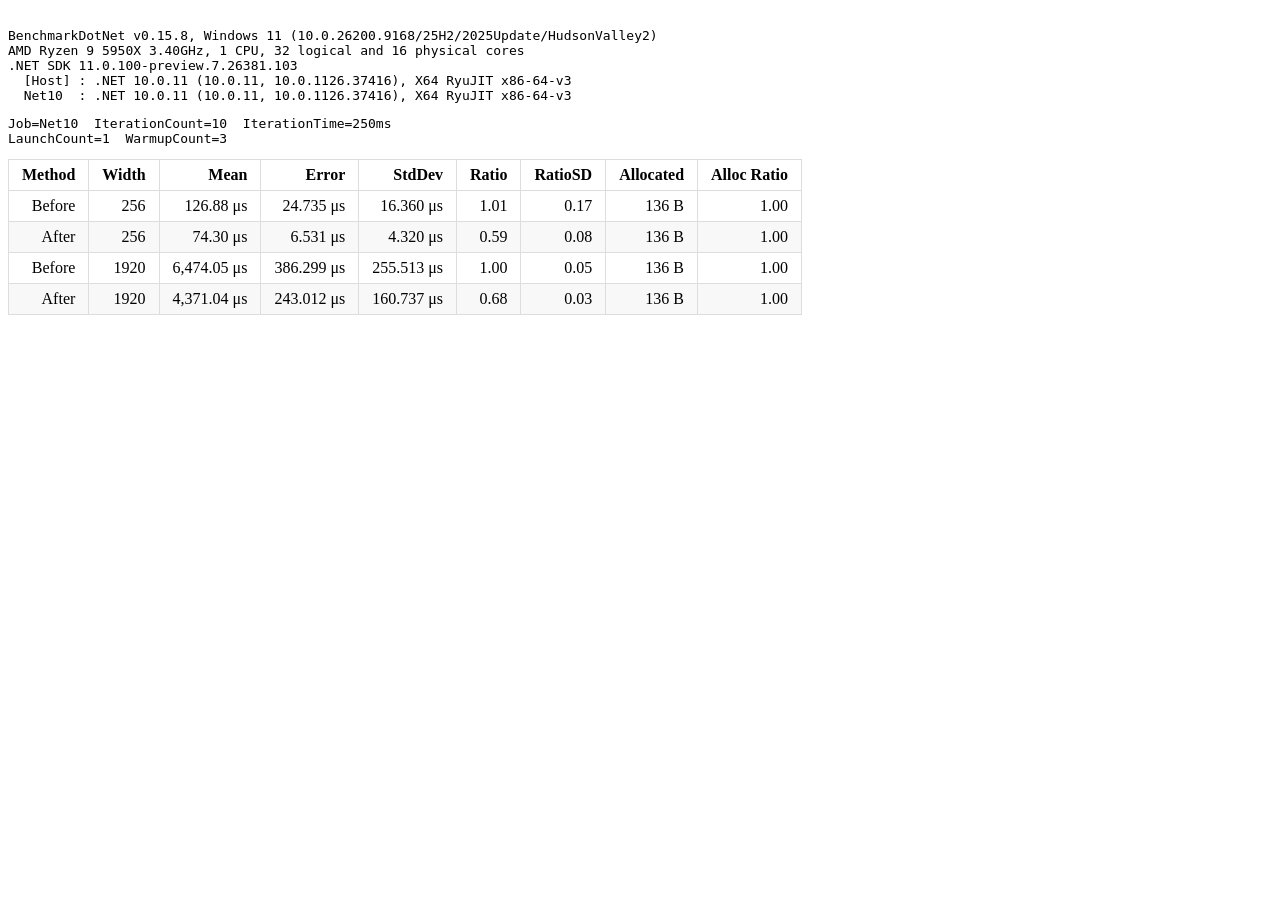
<file: benchmarks/results/run-04/results/Tedd.Benchmarks.FrameBenchmarks-report.html>
<!DOCTYPE html>
<html lang='en'>
<head>
<meta charset='utf-8' />
<title>Tedd.Benchmarks.FrameBenchmarks-20260903-222342</title>

<style type="text/css">
	table { border-collapse: collapse; display: block; width: 100%; overflow: auto; }
	td, th { padding: 6px 13px; border: 1px solid #ddd; text-align: right; }
	tr { background-color: #fff; border-top: 1px solid #ccc; }
	tr:nth-child(even) { background: #f8f8f8; }
</style>
</head>
<body>
<pre><code>
BenchmarkDotNet v0.15.8, Windows 11 (10.0.26200.9168/25H2/2025Update/HudsonValley2)
AMD Ryzen 9 5950X 3.40GHz, 1 CPU, 32 logical and 16 physical cores
.NET SDK 11.0.100-preview.7.26381.103
  [Host] : .NET 10.0.11 (10.0.11, 10.0.1126.37416), X64 RyuJIT x86-64-v3
  Net10  : .NET 10.0.11 (10.0.11, 10.0.1126.37416), X64 RyuJIT x86-64-v3
</code></pre>
<pre><code>Job=Net10  IterationCount=10  IterationTime=250ms  
LaunchCount=1  WarmupCount=3  
</code></pre>

<table>
<thead><tr><th>Method</th><th>Width</th><th>Mean </th><th>Error</th><th>StdDev</th><th>Ratio</th><th>RatioSD</th><th>Allocated</th><th>Alloc Ratio</th>
</tr>
</thead><tbody><tr><td>Before</td><td>256</td><td>126.88 &mu;s</td><td>24.735 &mu;s</td><td>16.360 &mu;s</td><td>1.01</td><td>0.17</td><td>136 B</td><td>1.00</td>
</tr><tr><td>After</td><td>256</td><td>74.30 &mu;s</td><td>6.531 &mu;s</td><td>4.320 &mu;s</td><td>0.59</td><td>0.08</td><td>136 B</td><td>1.00</td>
</tr><tr><td>Before</td><td>1920</td><td>6,474.05 &mu;s</td><td>386.299 &mu;s</td><td>255.513 &mu;s</td><td>1.00</td><td>0.05</td><td>136 B</td><td>1.00</td>
</tr><tr><td>After</td><td>1920</td><td>4,371.04 &mu;s</td><td>243.012 &mu;s</td><td>160.737 &mu;s</td><td>0.68</td><td>0.03</td><td>136 B</td><td>1.00</td>
</tr></tbody></table>
</body>
</html>
</file>
<file: site/styles.css>
@import url('https://fonts.googleapis.com/css2?family=DM+Sans:wght@400;500;600;700&family=Space+Grotesk:wght@500;600;700&display=swap');

:root {
  --ink: #13282f;
  --muted: #61747b;
  --canvas: #f7faf9;
  --panel: #ffffff;
  --soft: #eef5f3;
  --line: #d6e3df;
  --aqua: #087f78;
  --aqua-dark: #075f5c;
  --aqua-light: #dff4f0;
  --orange: #b65e28;
  --dark: #10262c;
  --display: "Space Grotesk", "Segoe UI", sans-serif;
  --body: "DM Sans", "Segoe UI", sans-serif;
}

* { box-sizing: border-box; }
html { scroll-behavior: smooth; }
body { margin: 0; color: var(--ink); background: var(--canvas); font: 400 16px/1.6 var(--body); }
img { display: block; max-width: 100%; height: auto; }
a { color: inherit; text-decoration: none; }
button { font: inherit; }
h1, h2, h3, p { text-wrap: pretty; }
code { font-family: "Cascadia Code", "SFMono-Regular", Consolas, monospace; }

.skip-link { position: fixed; top: -4rem; left: 1rem; z-index: 100; padding: .7rem 1rem; color: #fff; background: var(--aqua); }
.skip-link:focus { top: 1rem; }

.site-header { position: sticky; top: 0; z-index: 30; height: 72px; display: flex; align-items: center; justify-content: space-between; padding: 0 clamp(1.25rem, 4vw, 5rem); background: rgba(255, 255, 255, .91); border-bottom: 1px solid rgba(196, 215, 210, .9); box-shadow: 0 8px 30px rgba(24, 59, 61, .06); backdrop-filter: blur(18px); }
.brand { display: inline-flex; align-items: center; gap: .75rem; font: 700 .76rem var(--display); letter-spacing: .11em; }
.brand img { flex: 0 0 auto; }
.brand-slash { color: var(--aqua); }
nav { display: flex; align-items: center; gap: clamp(1rem, 2.2vw, 2rem); color: #4e656c; font: 600 .78rem var(--display); }
nav a { transition: color .2s ease; }
nav a:hover, nav a:focus-visible { color: var(--aqua-dark); }
.nav-cta { padding: .58rem .95rem; color: #fff; background: var(--aqua); border: 1px solid var(--aqua); }
nav .nav-cta:hover, nav .nav-cta:focus-visible { color: #fff; background: var(--aqua-dark); }

.hero { position: relative; min-height: 780px; display: grid; grid-template-columns: minmax(0, .85fr) minmax(560px, 1.15fr); gap: clamp(3rem, 6vw, 8rem); align-items: center; overflow: hidden; padding: clamp(5rem, 10vw, 10rem) clamp(1.25rem, 7vw, 8.5rem); background: linear-gradient(120deg, #f7faf9 0%, #f7faf9 58%, #edf6f3 58%); }
.hero-grid, .cta-grid { position: absolute; inset: 0; pointer-events: none; background-image: linear-gradient(rgba(19, 40, 47, .035) 1px, transparent 1px), linear-gradient(90deg, rgba(19, 40, 47, .035) 1px, transparent 1px); background-size: 44px 44px; mask-image: linear-gradient(90deg, #000, transparent 63%); }
.hero-copy, .pixel-window { position: relative; z-index: 1; }
.eyebrow { margin: 0 0 1.2rem; color: var(--aqua); font: 700 .7rem var(--display); letter-spacing: .14em; text-transform: uppercase; }
.eyebrow > span { width: 22px; height: 2px; display: inline-block; margin: 0 .7rem .2rem 0; background: var(--aqua); }
h1 { max-width: 850px; margin: 0; font: 700 clamp(3.4rem, 6.25vw, 7.2rem)/.91 var(--display); letter-spacing: -.065em; }
h1 em { color: var(--aqua); font-style: normal; }
.lede { max-width: 710px; margin: 2rem 0 0; color: #536a71; font-size: clamp(1rem, 1.35vw, 1.2rem); }
.hero-actions { display: flex; flex-wrap: wrap; gap: .8rem; margin-top: 2rem; }
.button { min-height: 50px; display: inline-flex; align-items: center; justify-content: center; gap: 1.2rem; padding: .78rem 1.15rem; border: 1px solid var(--line); font: 600 .78rem var(--display); transition: transform .2s ease, background .2s ease, border-color .2s ease; }
.button:hover, .button:focus-visible { transform: translateY(-2px); }
.button.primary { color: #fff; background: var(--aqua); border-color: var(--aqua); }
.button.primary:hover, .button.primary:focus-visible { background: var(--aqua-dark); border-color: var(--aqua-dark); }
.button.secondary { background: rgba(255, 255, 255, .78); }
.hero-checks { display: flex; flex-wrap: wrap; gap: .55rem 1.2rem; margin: 1.6rem 0 0; padding: 0; color: #61777d; font-size: .72rem; list-style: none; }
.hero-checks li::before { content: "✓"; margin-right: .45rem; color: var(--aqua); font-weight: 700; }
.hero-checks code { font-size: .95em; }

.pixel-window { justify-self: end; width: min(760px, 100%); overflow: hidden; padding-top: 34px; background: #0d1822; border: 1px solid #1d3540; box-shadow: 0 32px 70px rgba(13, 36, 42, .22); }
.window-bar { position: absolute; inset: 0 0 auto; height: 34px; display: flex; align-items: center; gap: 7px; padding: 0 12px; color: #8398a3; background: #0e1923; font-size: .66rem; }
.window-bar span { width: 7px; height: 7px; border-radius: 50%; background: #3c5968; }
.window-bar b { margin-left: .4rem; font-weight: 500; }
.pixel-stage { display: grid; grid-template-columns: 1fr 1.08fr; }
.pixel-canvas { position: relative; min-height: 338px; overflow: hidden; background-color: #132832; background-image: linear-gradient(rgba(100, 211, 199, .11) 1px, transparent 1px), linear-gradient(90deg, rgba(100, 211, 199, .11) 1px, transparent 1px), radial-gradient(circle at 30% 35%, rgba(8, 127, 120, .38), transparent 45%); background-size: 16px 16px, 16px 16px, auto; border-right: 1px solid #29404b; }
.pixel-shape { position: absolute; display: block; box-shadow: 0 0 30px rgba(100, 211, 199, .18); }
.shape-a { inset: 19% auto auto 17%; width: 35%; aspect-ratio: 1; background: rgba(84, 201, 189, .92); clip-path: polygon(0 0, 100% 0, 100% 70%, 70% 70%, 70% 100%, 0 100%); }
.shape-b { inset: auto 13% 18% auto; width: 40%; aspect-ratio: 1.35; background: rgba(224, 138, 84, .92); clip-path: polygon(25% 0, 100% 0, 100% 100%, 0 100%, 0 35%, 25% 35%); }
.shape-c { inset: 37% auto auto 43%; width: 18%; aspect-ratio: 1; background: #e9f7f4; }
.pixel-stage pre { min-width: 0; margin: 0; padding: 2rem 1.5rem; overflow: auto; color: #c7d5d8; font: 400 clamp(.68rem, .8vw, .78rem)/1.75 "Cascadia Code", Consolas, monospace; }
.kw { color: #64d3c7; }
.num { color: #e8a474; }
.comment { color: #7d939b; }
.buffer-route { grid-column: 1 / -1; display: grid; grid-template-columns: auto 1fr auto 1fr auto; align-items: center; gap: .8rem; padding: .75rem 1rem; color: #77909a; background: #101f28; border-top: 1px solid #29404b; font: 600 .57rem var(--display); letter-spacing: .1em; }
.buffer-route i { height: 1px; position: relative; background: #315663; }
.buffer-route i::after { content: ""; position: absolute; top: -3px; right: 0; border-width: 3px 0 3px 5px; border-style: solid; border-color: transparent transparent transparent #54c9bd; }
.pixel-window figcaption { padding: .9rem 1rem; color: #9bb0ba; background: #0a151d; font-size: .76rem; }
.pixel-window figcaption strong { color: #edf6f5; }

.proof-strip { display: grid; grid-template-columns: repeat(4, 1fr); border-block: 1px solid var(--line); background: #fff; }
.proof-strip p { min-height: 92px; display: flex; flex-direction: column; justify-content: center; margin: 0; padding: 1rem clamp(1.25rem, 4vw, 4rem); border-right: 1px solid var(--line); }
.proof-strip p:last-child { border-right: 0; }
.proof-strip strong { color: #15343a; font: 600 1.05rem var(--display); }
.proof-strip span { color: #6d8085; font-size: .76rem; }

.section-shell { padding: clamp(5rem, 9vw, 9rem) clamp(1.25rem, 7vw, 8.5rem); }
.section-intro { display: grid; grid-template-columns: 1.5fr .7fr; gap: clamp(3rem, 8vw, 10rem); align-items: end; margin-bottom: 4rem; }
.section-intro h2, .architecture h2, .install h2, .support h2, .evidence-band h2, .final-cta h2 { margin: 0; font: 700 clamp(2.5rem, 5.2vw, 5.8rem)/.98 var(--display); letter-spacing: -.05em; }
.section-intro > p { margin: 0 0 .45rem; color: var(--muted); }

.packages { background: #f2f7f5; }
.package-grid { display: grid; grid-template-columns: 1fr 1fr; gap: 1px; background: var(--line); border: 1px solid var(--line); }
.package-card { position: relative; min-height: 520px; padding: clamp(2rem, 4vw, 4rem); background: var(--panel); }
.package-card.featured { background: var(--aqua-light); }
.package-number { position: absolute; top: 2rem; right: 2rem; color: rgba(8, 127, 120, .26); font: 700 clamp(3.5rem, 6vw, 7rem)/1 var(--display); }
.card-kicker { margin: 0 0 2.3rem; color: var(--aqua); font: 700 .65rem var(--display); letter-spacing: .12em; text-transform: uppercase; }
.package-card h3 { position: relative; max-width: 70%; margin: 0 0 1.2rem; font: 600 clamp(1.75rem, 2.7vw, 3rem)/1.05 var(--display); letter-spacing: -.035em; overflow-wrap: anywhere; }
.package-card > p:not(.card-kicker) { max-width: 700px; margin: 0; color: var(--muted); }
.package-card ul { display: grid; gap: .65rem; margin: 2rem 0; padding: 0; color: #4f676d; font-size: .9rem; list-style: none; }
.package-card li::before { content: "✓"; margin-right: .7rem; color: var(--aqua); font-weight: 700; }
.package-card > a { display: inline-block; color: var(--aqua-dark); font: 600 .78rem var(--display); text-decoration: underline; text-underline-offset: 4px; }

.architecture { display: grid; grid-template-columns: .8fr 1.2fr; gap: clamp(4rem, 9vw, 11rem); background: #fff; }
.architecture-heading { position: sticky; top: 120px; align-self: start; }
.architecture-heading > p:last-child { max-width: 590px; margin-top: 1.8rem; color: var(--muted); }
.architecture-flows { display: grid; gap: 1.2rem; }
.architecture-flows article { background: #f6faf9; border: 1px solid var(--line); }
.architecture-flows header { display: flex; align-items: center; justify-content: space-between; gap: 1rem; padding: 1rem 1.4rem; border-bottom: 1px solid var(--line); }
.architecture-flows header span { color: var(--aqua); font: 700 .68rem var(--display); letter-spacing: .13em; }
.architecture-flows header strong { color: #536a71; font-size: .78rem; }
.architecture-flows ol { margin: 0; padding: 0; list-style: none; }
.architecture-flows li { display: grid; grid-template-columns: 54px 1fr; gap: 1rem; align-items: center; padding: 1.2rem 1.4rem; border-bottom: 1px solid var(--line); }
.architecture-flows li:last-child { border-bottom: 0; }
.architecture-flows li b { width: 36px; height: 36px; display: grid; place-items: center; color: #fff; background: var(--aqua); border-radius: 50%; font: 700 .74rem var(--display); }
.architecture-flows li div { display: grid; }
.architecture-flows li strong { font: 600 1rem var(--display); }
.architecture-flows li span { color: var(--muted); font-size: .82rem; }

.principles { background: #f2f7f5; }
.feature-grid { display: grid; grid-template-columns: repeat(3, 1fr); gap: 1px; background: var(--line); border: 1px solid var(--line); }
.feature-card { position: relative; min-height: 280px; padding: 2rem; background: var(--panel); }
.feature-card.featured { background: var(--aqua-light); }
.feature-icon { min-height: 76px; display: block; color: var(--aqua); font: 600 2.1rem var(--display); }
.feature-card h3 { margin: 0 0 .65rem; font: 600 1.25rem var(--display); }
.feature-card p:not(.card-kicker) { margin: 0; color: var(--muted); font-size: .92rem; }
.feature-card .card-kicker { position: absolute; top: 1.1rem; right: 1.1rem; margin: 0; }

.install { display: grid; grid-template-columns: .78fr 1.22fr; gap: clamp(4rem, 8vw, 9rem); align-items: center; color: #eaf5f3; background: radial-gradient(circle at 78% 38%, rgba(34, 181, 167, .16), transparent 27%), var(--dark); }
.install .eyebrow { color: #65d2c6; }
.install-copy > p:not(.eyebrow, .contract-note) { max-width: 620px; margin: 1.8rem 0 0; color: #afc4c5; }
.package-tabs { display: flex; gap: .5rem; margin-top: 2rem; }
.package-tabs button { padding: .7rem 1rem; color: #a9bec0; background: transparent; border: 1px solid #35515a; cursor: pointer; font: 600 .73rem var(--display); }
.package-tabs button[aria-selected="true"] { color: #10262c; background: #65d2c6; border-color: #65d2c6; }
.contract-note { max-width: 610px; margin: 2rem 0 0; padding: 1rem 1.1rem; color: #9fb7ba; background: rgba(255, 255, 255, .035); border-left: 2px solid #e08a54; font-size: .78rem; }
.contract-note strong { color: #e7f2f1; }
.code-workbench { min-width: 0; overflow: hidden; background: #0b171f; border: 1px solid #29404b; box-shadow: 0 28px 60px rgba(0, 0, 0, .2); }
.command-row, .code-head { display: flex; align-items: center; justify-content: space-between; gap: 1rem; padding: .8rem 1rem; border-bottom: 1px solid #29404b; }
.command-row { color: #d6e7e5; background: #162a33; }
.command-row code { overflow: auto; white-space: nowrap; font-size: .75rem; }
.code-head { color: #78909a; font: 600 .62rem var(--display); letter-spacing: .08em; text-transform: uppercase; }
.command-row button, .code-head button { flex: 0 0 auto; padding: .35rem .6rem; color: #9fb8bc; background: transparent; border: 1px solid #35515a; cursor: pointer; font: 600 .62rem var(--display); }
.command-row button:hover, .command-row button:focus-visible, .code-head button:hover, .code-head button:focus-visible { color: #fff; border-color: #65d2c6; }
.code-workbench pre { min-height: 410px; margin: 0; padding: 1.5rem; overflow: auto; color: #c7d5d8; font: 400 clamp(.72rem, .95vw, .87rem)/1.75 "Cascadia Code", Consolas, monospace; }

.support { background: #fff; }
.support-heading { max-width: 1100px; margin-bottom: 4rem; }
.support-table-wrap { overflow-x: auto; border: 1px solid var(--line); }
.support-table { width: 100%; border-collapse: collapse; table-layout: fixed; text-align: left; }
.support-table caption { position: absolute; width: 1px; height: 1px; overflow: hidden; clip: rect(0 0 0 0); white-space: nowrap; }
.support-table th, .support-table td { padding: 1.4rem 1.6rem; border-bottom: 1px solid var(--line); }
.support-table thead th { color: #77898e; background: #f2f7f5; font: 700 .64rem var(--display); letter-spacing: .1em; text-transform: uppercase; }
.support-table tbody tr:last-child > * { border-bottom: 0; }
.support-table th:first-child { width: 28%; }
.support-table th:nth-child(2) { width: 50%; }
.support-table th:last-child { width: 22%; }
.support-table tbody th { font: 600 1rem var(--display); overflow-wrap: anywhere; }
.support-table td { color: var(--muted); font-size: .83rem; }
.support-table code { padding: .12rem .28rem; color: var(--aqua-dark); background: var(--aqua-light); font-size: .82em; }
.support-note { margin: 1.2rem 0 0; color: #71858a; font-size: .78rem; }

.evidence-band { display: grid; grid-template-columns: .8fr 1.2fr; gap: clamp(4rem, 9vw, 11rem); padding: clamp(5rem, 8vw, 8rem) clamp(1.25rem, 7vw, 8.5rem); color: #eaf5f3; background: var(--dark); }
.evidence-band .eyebrow { color: #65d2c6; }
.evidence-band h2 { font-size: clamp(2.4rem, 4.3vw, 4.8rem); }
.evidence-links { border-top: 1px solid #35515a; }
.evidence-links a { display: grid; grid-template-columns: 110px 1fr auto; gap: 1.5rem; align-items: center; min-height: 104px; border-bottom: 1px solid #35515a; transition: padding .2s ease, background .2s ease; }
.evidence-links a:hover, .evidence-links a:focus-visible { padding-inline: 1rem; background: rgba(101, 210, 198, .055); }
.evidence-links span { color: #65d2c6; font: 700 .64rem var(--display); letter-spacing: .11em; }
.evidence-links strong { color: #bfd0d1; font-size: .9rem; }
.evidence-links i { color: #65d2c6; font-style: normal; }

.final-cta { position: relative; overflow: hidden; padding: clamp(6rem, 11vw, 11rem) 1.25rem; text-align: center; background: #edf6f3; }
.final-cta > *:not(.cta-grid) { position: relative; z-index: 1; }
.final-cta .cta-grid { mask-image: radial-gradient(circle at center, #000, transparent 73%); }
.final-cta h2 span { color: var(--aqua); }
.final-cta > p:not(.eyebrow) { margin: 1.5rem 0 0; color: var(--muted); }
.centered { justify-content: center; }

footer { min-height: 90px; display: flex; justify-content: space-between; align-items: center; gap: 2rem; padding: 1.5rem clamp(1.25rem, 5vw, 6rem); color: #687d82; background: #fff; border-top: 1px solid var(--line); font-size: .75rem; }
footer p { margin: 0; }
footer div { display: flex; gap: 1.5rem; }
footer a:hover { color: var(--aqua); }

.reveal { opacity: 1; transform: none; }
.js .reveal { opacity: 0; transform: translateY(24px); transition: opacity .65s ease, transform .65s ease; }
.js .reveal.visible { opacity: 1; transform: none; }

@media (max-width: 1180px) {
  .hero { grid-template-columns: 1fr; min-height: auto; }
  .hero-copy { max-width: 860px; }
  .pixel-window { justify-self: stretch; width: min(920px, 100%); }
  .feature-grid { grid-template-columns: 1fr 1fr; }
  .architecture, .install, .evidence-band { grid-template-columns: 1fr; gap: 3.5rem; }
  .architecture-heading { position: static; }
}

@media (max-width: 840px) {
  .site-header { height: auto; min-height: 68px; padding-block: .7rem; }
  nav { gap: .9rem; }
  nav a:nth-child(-n+4) { display: none; }
  .hero { padding-top: 5.5rem; background: var(--canvas); }
  h1 { font-size: clamp(3.2rem, 14vw, 5.8rem); }
  .pixel-stage { grid-template-columns: 1fr; }
  .pixel-canvas { min-height: 280px; border-right: 0; border-bottom: 1px solid #29404b; }
  .pixel-stage pre { display: none; }
  .proof-strip { grid-template-columns: 1fr 1fr; }
  .proof-strip p:nth-child(2) { border-right: 0; }
  .proof-strip p:nth-child(-n+2) { border-bottom: 1px solid var(--line); }
  .section-intro { grid-template-columns: 1fr; gap: 1.5rem; }
  .package-grid { grid-template-columns: 1fr; }
  .package-card { min-height: auto; }
  .support-table { min-width: 760px; }
  .evidence-links a { grid-template-columns: 90px 1fr auto; }
}

@media (max-width: 580px) {
  .site-header .brand { font-size: .58rem; letter-spacing: .07em; }
  nav > a:not(.nav-cta) { display: none; }
  .nav-cta { padding: .5rem .7rem; }
  .hero-checks { display: grid; }
  .pixel-window figcaption { display: none; }
  .proof-strip { grid-template-columns: 1fr; }
  .proof-strip p { min-height: 76px; border-right: 0; border-bottom: 1px solid var(--line); }
  .proof-strip p:last-child { border-bottom: 0; }
  .feature-grid { grid-template-columns: 1fr; }
  .feature-card { min-height: 235px; }
  .package-number { font-size: 3.2rem; }
  .package-card h3 { max-width: 76%; font-size: 1.55rem; }
  .buffer-route { gap: .45rem; padding-inline: .65rem; font-size: .48rem; }
  .code-workbench pre { min-height: 360px; padding: 1rem; font-size: .67rem; }
  .command-row { align-items: flex-start; }
  .command-row code { font-size: .64rem; }
  .evidence-links a { grid-template-columns: 1fr auto; gap: .4rem 1rem; padding-block: 1rem; }
  .evidence-links span { grid-column: 1 / -1; }
  footer { align-items: flex-start; flex-direction: column; }
}

@media (prefers-reduced-motion: reduce) {
  html { scroll-behavior: auto; }
  *, *::before, *::after { animation-duration: .01ms !important; transition-duration: .01ms !important; }
  .reveal { opacity: 1; transform: none; }
}
</file>
